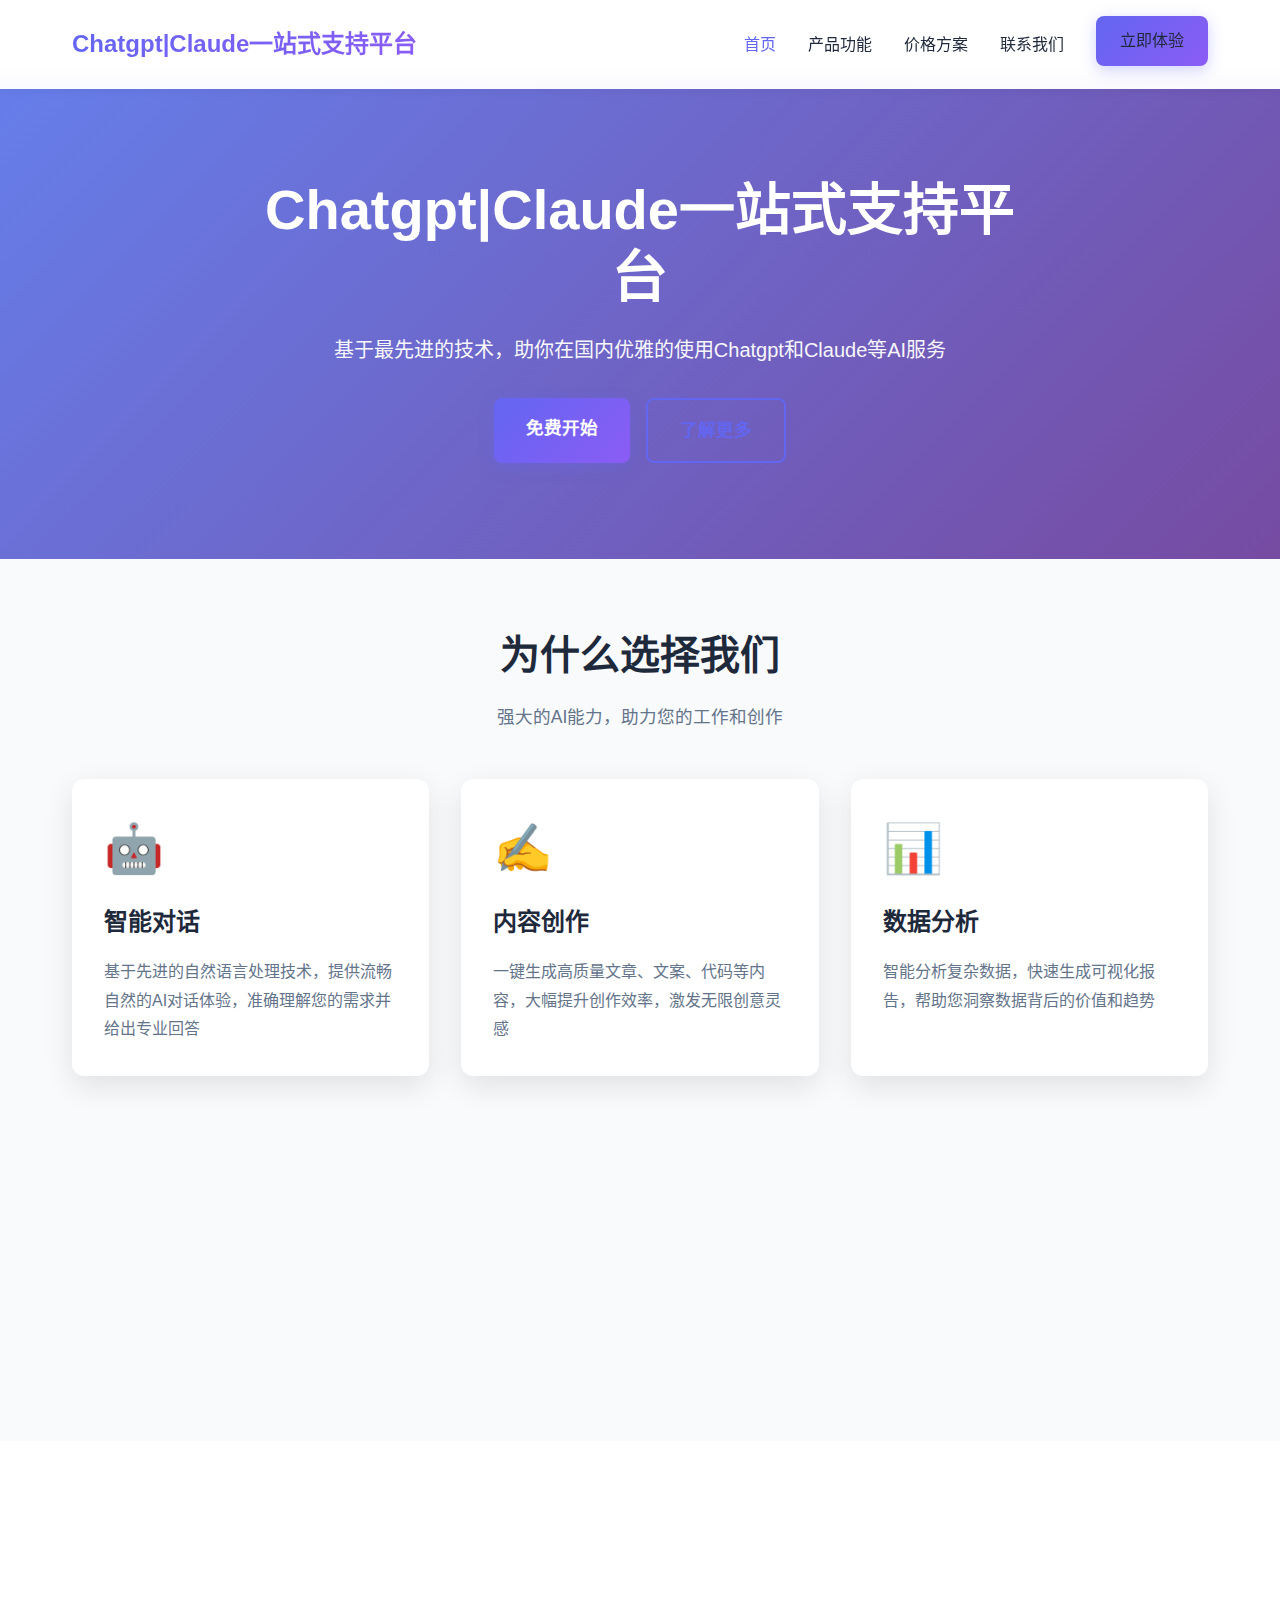
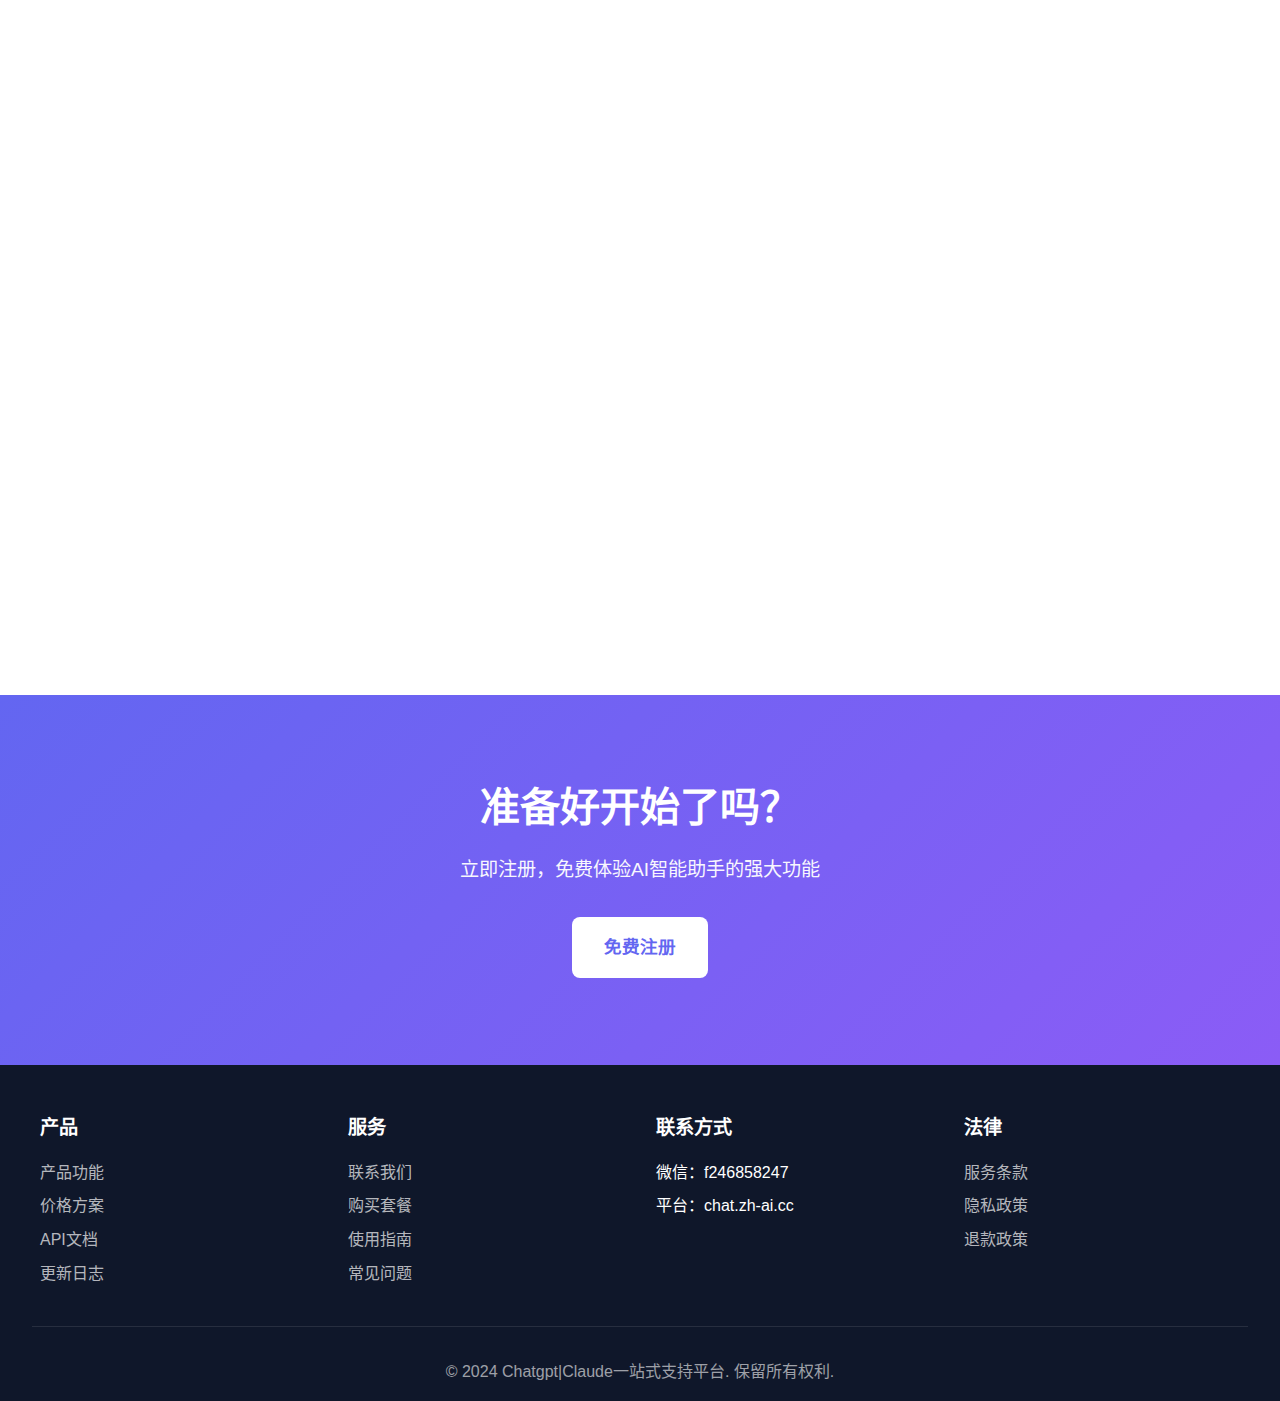
<file: index.html>
<!DOCTYPE html>
<html lang="zh-CN">
<head>
    <meta charset="UTF-8">
    <meta name="viewport" content="width=device-width, initial-scale=1.0">
    <meta name="description" content="Chatgpt|Claude一站式支持平台 - 提供先进的AI镜像服务，让您轻松使用AI技术，实现高效工作">
    <title>Chatgpt|Claude一站式支持平台</title>
    <link rel="stylesheet" href="styles.css">
</head>
<body>
    <!-- 导航栏 -->
    <nav class="navbar">
        <div class="nav-container">
            <div class="logo">Chatgpt|Claude一站式支持平台</div>
            <button class="mobile-menu-toggle" id="mobileMenuToggle">☰</button>
            <ul class="nav-links" id="navLinks">
                <li><a href="index.html" class="active">首页</a></li>
                <li><a href="product.html">产品功能</a></li>
                <li><a href="pricing.html">价格方案</a></li>
                <li><a href="about.html">联系我们</a></li>
                <li><a href="https://chat.zh-ai.cc" class="btn btn-primary">立即体验</a></li>
            </ul>
        </div>
    </nav>

    <!-- Hero Section -->
    <section class="hero">
        <div class="hero-content fade-in">
            <h1>Chatgpt|Claude一站式支持平台</h1>
            <p>基于最先进的技术，助你在国内优雅的使用Chatgpt和Claude等AI服务</p>
            <div class="hero-buttons">
                <a href="https://chat.zh-ai.cc" _target="blank" class="btn btn-primary btn-large">免费开始</a>
                <a href="product.html" class="btn btn-secondary btn-large">了解更多</a>
            </div>
        </div>
    </section>

    <!-- 核心特性 -->
    <section class="features">
        <div class="container">
            <h2 class="section-title scroll-reveal">为什么选择我们</h2>
            <p class="section-subtitle scroll-reveal">强大的AI能力，助力您的工作和创作</p>

            <div class="feature-grid">
                <div class="feature-card scroll-reveal">
                    <div class="feature-icon">🤖</div>
                    <h3>智能对话</h3>
                    <p>基于先进的自然语言处理技术，提供流畅自然的AI对话体验，准确理解您的需求并给出专业回答</p>
                </div>

                <div class="feature-card scroll-reveal">
                    <div class="feature-icon">✍️</div>
                    <h3>内容创作</h3>
                    <p>一键生成高质量文章、文案、代码等内容，大幅提升创作效率，激发无限创意灵感</p>
                </div>

                <div class="feature-card scroll-reveal">
                    <div class="feature-icon">📊</div>
                    <h3>数据分析</h3>
                    <p>智能分析复杂数据，快速生成可视化报告，帮助您洞察数据背后的价值和趋势</p>
                </div>

                <div class="feature-card scroll-reveal">
                    <div class="feature-icon">🌐</div>
                    <h3>多语言支持</h3>
                    <p>支持100+种语言的翻译和对话，轻松跨越语言障碍，实现全球化沟通</p>
                </div>

                <div class="feature-card scroll-reveal">
                    <div class="feature-icon">⚡</div>
                    <h3>极速响应</h3>
                    <p>毫秒级响应速度，强大的云端计算能力，确保您随时随地获得流畅的使用体验</p>
                </div>

                <div class="feature-card scroll-reveal">
                    <div class="feature-icon">🔒</div>
                    <h3>安全可靠</h3>
                    <p>企业级数据加密和隐私保护，严格遵守数据安全规范，让您使用无忧</p>
                </div>
            </div>
        </div>
    </section>

    <!-- 使用场景 -->
    <section class="container">
        <h2 class="section-title scroll-reveal">广泛的应用场景</h2>
        <p class="section-subtitle scroll-reveal">无论您是个人用户还是企业客户，我们都能满足您的需求</p>

        <div class="feature-grid">
            <div class="feature-card scroll-reveal">
                <div class="feature-icon">💼</div>
                <h3>商务办公</h3>
                <p>撰写邮件、报告、提案，智能安排日程，提升办公效率</p>
            </div>

            <div class="feature-card scroll-reveal">
                <div class="feature-icon">🎓</div>
                <h3>教育学习</h3>
                <p>智能答疑、知识总结、学习计划制定，让学习更轻松</p>
            </div>

            <div class="feature-card scroll-reveal">
                <div class="feature-icon">💻</div>
                <h3>编程开发</h3>
                <p>代码生成、调试辅助、技术文档编写，提升开发效率</p>
            </div>

            <div class="feature-card scroll-reveal">
                <div class="feature-icon">🎨</div>
                <h3>创意设计</h3>
                <p>文案创作、品牌命名、创意策划，激发无限灵感</p>
            </div>
        </div>
    </section>

    <!-- CTA Section -->
    <section class="cta">
        <h2>准备好开始了吗？</h2>
        <p>立即注册，免费体验AI智能助手的强大功能</p>
        <a href="https://chat.zh-ai.cc" _target="blank" class="btn btn-large" style="background-color: white; color: #6366f1;">免费注册</a>
    </section>

    <!-- Footer -->
    <footer class="footer">
        <div class="footer-content">
            <div class="footer-section">
                <h3>产品</h3>
                <ul>
                    <li><a href="product.html">产品功能</a></li>
                    <li><a href="pricing.html">价格方案</a></li>
                    <li><a href="#">API文档</a></li>
                    <li><a href="#">更新日志</a></li>
                </ul>
            </div>

            <div class="footer-section">
                <h3>服务</h3>
                <ul>
                    <li><a href="about.html">联系我们</a></li>
                    <li><a href="pricing.html">购买套餐</a></li>
                    <li><a href="#">使用指南</a></li>
                    <li><a href="#">常见问题</a></li>
                </ul>
            </div>

            <div class="footer-section">
                <h3>联系方式</h3>
                <ul>
                    <li>微信：f246858247</li>
                    <li>平台：chat.zh-ai.cc</li>
                </ul>
            </div>

            <div class="footer-section">
                <h3>法律</h3>
                <ul>
                    <li><a href="#">服务条款</a></li>
                    <li><a href="#">隐私政策</a></li>
                    <li><a href="#">退款政策</a></li>
                </ul>
            </div>
        </div>

        <div class="footer-bottom">
            <p>&copy; 2024 Chatgpt|Claude一站式支持平台. 保留所有权利.</p>
        </div>
    </footer>

    <script src="script.js"></script>
</body>
</html>
</file>
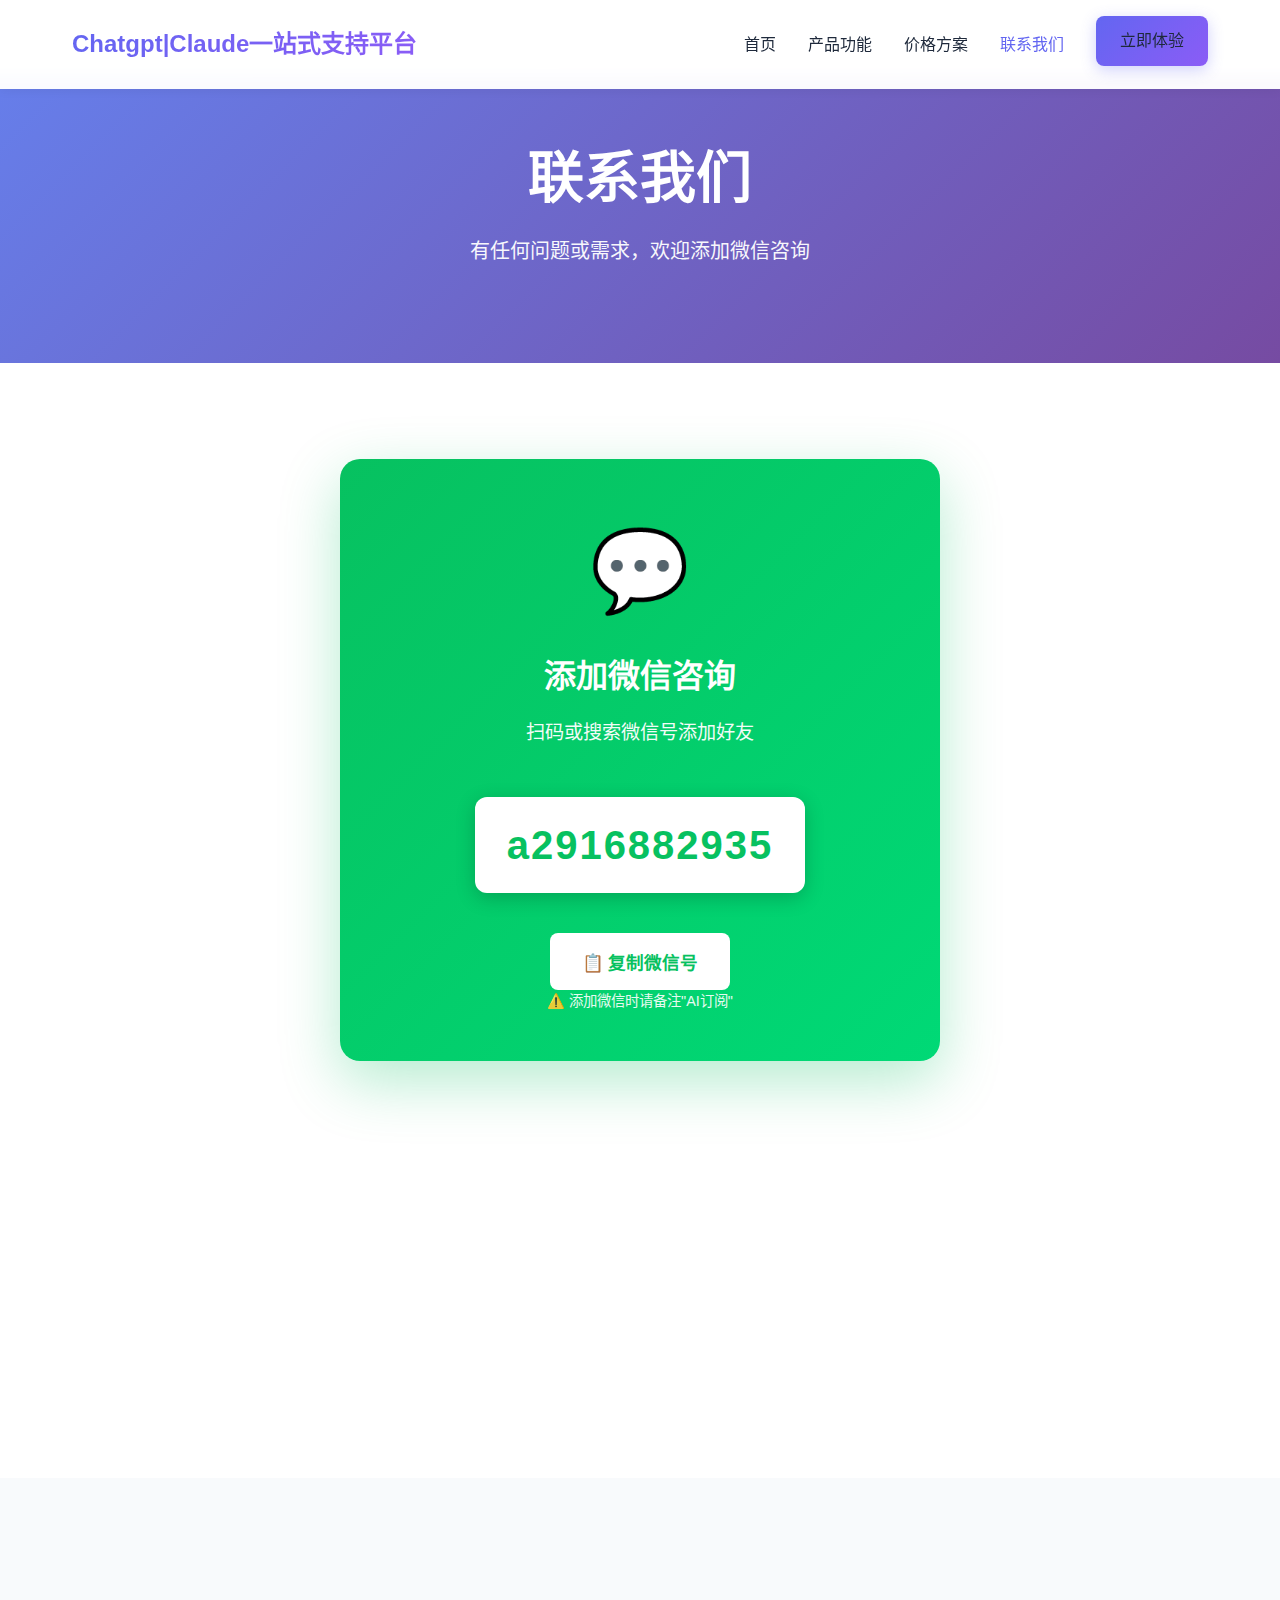
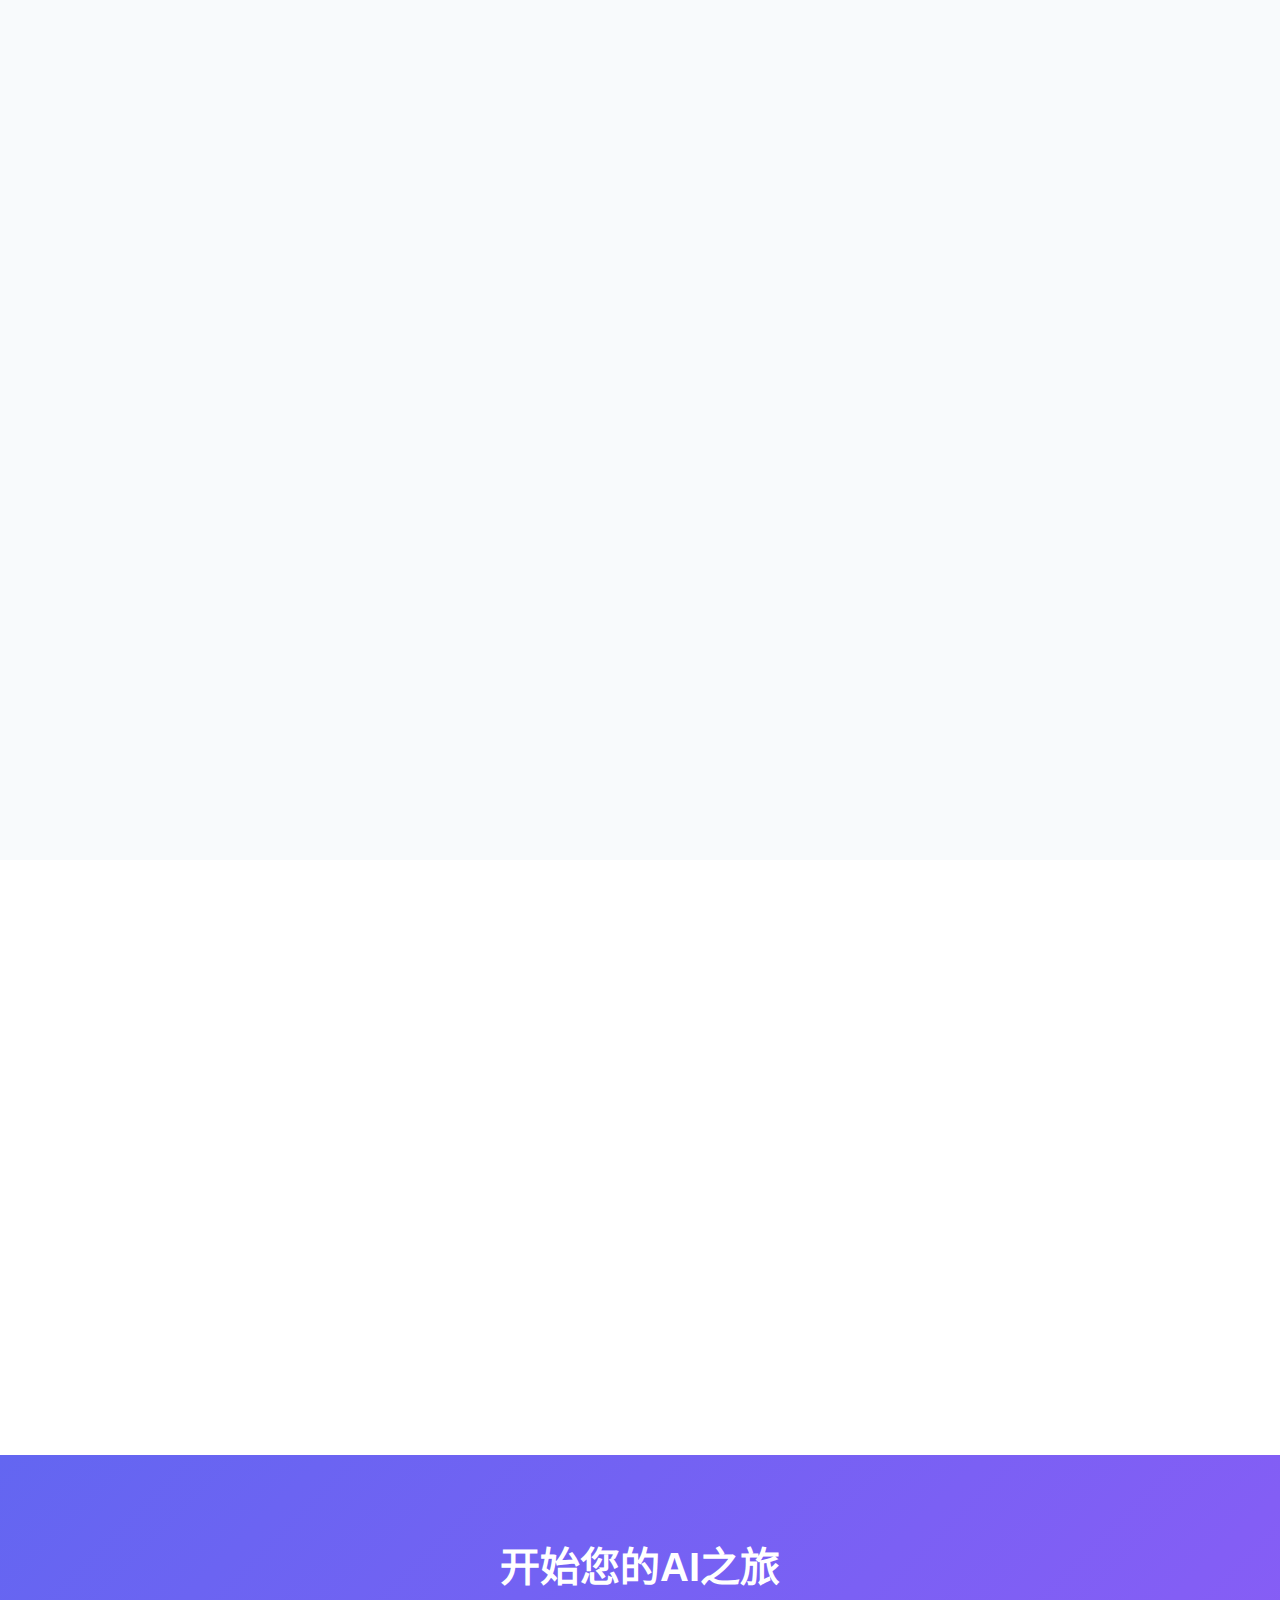
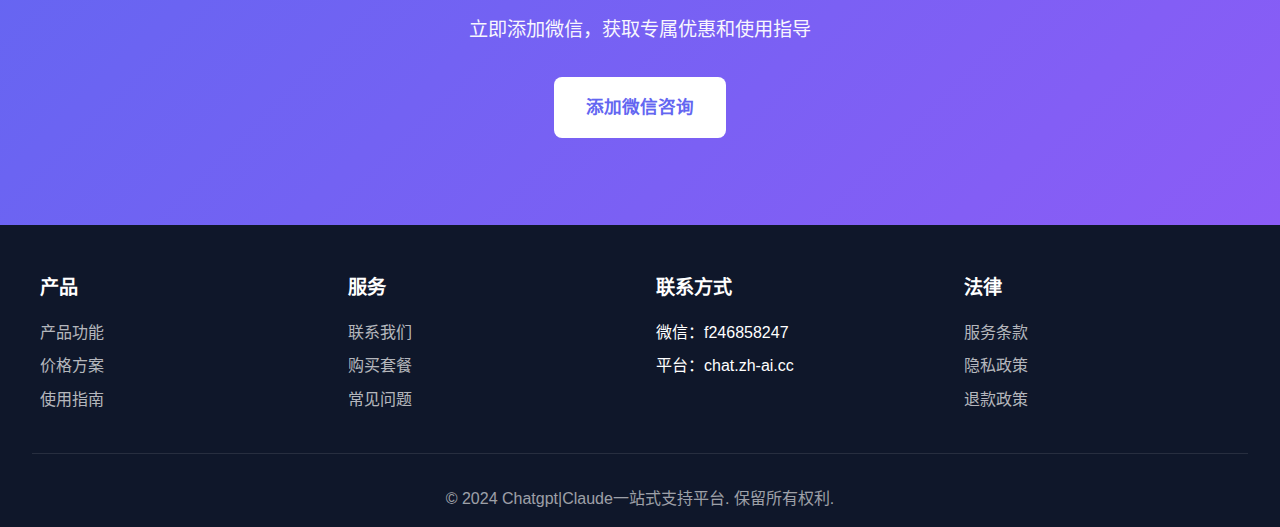
<file: about.html>
<!DOCTYPE html>
<html lang="zh-CN">
<head>
    <meta charset="UTF-8">
    <meta name="viewport" content="width=device-width, initial-scale=1.0">
    <meta name="description" content="联系我们获取GPT Plus和Claude Pro订阅服务，专业客服团队7x12小时在线支持，提供专属优惠">
    <meta name="keywords" content="联系我们,GPT客服,Claude客服,微信客服,AI订阅咨询,技术支持">
    <title>联系我们 | Chatgpt|Claude一站式支持平台</title>

    <!-- Canonical URL -->
    <link rel="canonical" href="https://aiserve.top/about.html">

    <!-- Open Graph / Facebook -->
    <meta property="og:type" content="website">
    <meta property="og:url" content="https://aiserve.top/about.html">
    <meta property="og:title" content="联系我们 | GPT101客服支持">
    <meta property="og:description" content="专业客服团队7x12小时在线支持，为您提供GPT Plus和Claude Pro订阅咨询与技术支持">
    <meta property="og:site_name" content="GPT101">
    <meta property="og:locale" content="zh_CN">

    <!-- Twitter Card -->
    <meta name="twitter:card" content="summary_large_image">
    <meta name="twitter:url" content="https://aiserve.top/about.html">
    <meta name="twitter:title" content="联系我们 | GPT101客服支持">
    <meta name="twitter:description" content="专业客服团队7x12小时在线支持，为您提供订阅咨询与技术支持">

    <link rel="stylesheet" href="styles.css">
    <style>
        .wechat-card {
            background: linear-gradient(135deg, #07c160 0%, #00d976 100%);
            color: white;
            padding: 3rem;
            border-radius: 20px;
            text-align: center;
            box-shadow: 0 20px 60px rgba(7, 193, 96, 0.3);
            margin: 2rem auto;
            max-width: 600px;
        }
        .wechat-icon {
            font-size: 5rem;
            margin-bottom: 1rem;
        }
        .wechat-id {
            font-size: 2.5rem;
            font-weight: 700;
            margin: 1.5rem 0;
            letter-spacing: 2px;
            background: white;
            color: #07c160;
            padding: 1rem 2rem;
            border-radius: 12px;
            display: inline-block;
            box-shadow: 0 5px 20px rgba(0, 0, 0, 0.2);
        }
        .copy-btn {
            background-color: white;
            color: #07c160;
            padding: 1rem 2rem;
            border: none;
            border-radius: 8px;
            font-size: 1.1rem;
            font-weight: 600;
            cursor: pointer;
            margin-top: 1rem;
            transition: all 0.3s ease;
        }
        .copy-btn:hover {
            transform: translateY(-2px);
            box-shadow: 0 5px 15px rgba(0, 0, 0, 0.2);
        }
        .contact-methods {
            display: grid;
            grid-template-columns: repeat(auto-fit, minmax(280px, 1fr));
            gap: 2rem;
            margin-top: 3rem;
        }
        .contact-card {
            background: white;
            padding: 2rem;
            border-radius: 12px;
            text-align: center;
            box-shadow: var(--shadow);
            transition: all 0.3s ease;
        }
        .contact-card:hover {
            transform: translateY(-5px);
            box-shadow: var(--shadow-lg);
        }
        .contact-icon {
            font-size: 3rem;
            margin-bottom: 1rem;
        }
        .qr-placeholder {
            width: 200px;
            height: 200px;
            background: linear-gradient(135deg, #f5f5f5 0%, #e0e0e0 100%);
            border-radius: 12px;
            margin: 2rem auto;
            display: flex;
            align-items: center;
            justify-content: center;
            font-size: 3rem;
            color: #999;
        }
    </style>
    <script>
var _hmt = _hmt || [];
(function() {
  var hm = document.createElement("script");
  hm.src = "https://hm.baidu.com/hm.js?ff6a23a7a0ce7282686825b139ed03e6";
  var s = document.getElementsByTagName("script")[0];
  s.parentNode.insertBefore(hm, s);
})();
</script>
</head>
<body>
    <!-- 导航栏 -->
    <nav class="navbar">
        <div class="nav-container">
            <div class="logo">Chatgpt|Claude一站式支持平台</div>
            <button class="mobile-menu-toggle" id="mobileMenuToggle">☰</button>
            <ul class="nav-links" id="navLinks">
                <li><a href="index.html">首页</a></li>
                <li><a href="product.html">产品功能</a></li>
                <li><a href="pricing.html">价格方案</a></li>
                <li><a href="about.html" class="active">联系我们</a></li>
                <li><a href="https://chat.zh-ai.cc" class="btn btn-primary">立即体验</a></li>
            </ul>
        </div>
    </nav>

    <!-- Hero Section -->
    <section class="hero" style="padding: 4rem 2rem;">
        <div class="hero-content fade-in">
            <h1>联系我们</h1>
            <p>有任何问题或需求，欢迎添加微信咨询</p>
        </div>
    </section>

    <!-- 微信联系卡片 -->
    <section class="container">
        <div class="wechat-card scroll-reveal">
            <div class="wechat-icon">💬</div>
            <h2 style="font-size: 2rem; margin-bottom: 1rem;">添加微信咨询</h2>
            <p style="font-size: 1.2rem; opacity: 0.95; margin-bottom: 1.5rem;">
                扫码或搜索微信号添加好友
            </p>

            <div class="wechat-id" id="wechatId">a2916882935</div>

            <button class="copy-btn" onclick="copyWechatId()">
                📋 复制微信号
            </button>

            <!-- <div class="qr-placeholder">
                <img src="" alt="">
            </div> -->
            <p style="font-size: 0.9rem; opacity: 0.9;">
                ⚠️ 添加微信时请备注"AI订阅"
            </p>
        </div>

        <!-- 服务时间和说明 -->
        <div class="contact-methods">
            <div class="contact-card scroll-reveal">
                <div class="contact-icon">⏰</div>
                <h3>服务时间</h3>
                <p style="color: var(--text-light); margin-top: 1rem;">
                    周一至周日<br>
                    上午 9:00 - 晚上 22:00<br>
                    <span style="font-size: 0.9rem; color: var(--text-light);">工作时间内快速响应</span>
                </p>
            </div>

            <div class="contact-card scroll-reveal">
                <div class="contact-icon">💡</div>
                <h3>咨询内容</h3>
                <p style="color: var(--text-light); margin-top: 1rem;">
                    • 套餐选择建议<br>
                    • 购买流程指导<br>
                    • 使用问题解答<br>
                    • 发票开具咨询
                </p>
            </div>

            <div class="contact-card scroll-reveal">
                <div class="contact-icon">🎁</div>
                <h3>专属优惠</h3>
                <p style="color: var(--text-light); margin-top: 1rem;">
                    添加微信后<br>
                    可获取最新优惠活动<br>
                    <span style="font-size: 0.9rem; color: var(--primary-color); font-weight: 600;">新用户专享折扣</span>
                </p>
            </div>
        </div>
    </section>

    <!-- 常见问题快速解答 -->
    <section class="features" style="padding: 4rem 0;">
        <div class="container">
            <h2 class="section-title scroll-reveal">快速解答</h2>
            <p class="section-subtitle scroll-reveal">常见问题可在这里找到答案</p>

            <div class="feature-grid">
                <div class="feature-card scroll-reveal">
                    <div class="feature-icon">❓</div>
                    <h3>购买后多久到账？</h3>
                    <p>支付成功后即时到账，立即可用。如有延迟请联系客服处理。</p>
                </div>

                <div class="feature-card scroll-reveal">
                    <div class="feature-icon">💳</div>
                    <h3>支持哪些支付方式？</h3>
                    <p>支持支付宝、微信支付等主流支付方式，安全便捷。</p>
                </div>

                <div class="feature-card scroll-reveal">
                    <div class="feature-icon">📄</div>
                    <h3>如何开具发票？</h3>
                    <p>季卡、年卡等标注"可开发票"的套餐支持开票，联系客服提供开票信息。</p>
                </div>

                <div class="feature-card scroll-reveal">
                    <div class="feature-icon">🔄</div>
                    <h3>可以退款吗？</h3>
                    <p>虚拟产品一经售出，暂不支持退款。建议先试用日卡体验后再购买长期套餐。</p>
                </div>

                <div class="feature-card scroll-reveal">
                    <div class="feature-icon">🆘</div>
                    <h3>使用遇到问题怎么办？</h3>
                    <p>添加客服微信，提供详细问题描述和截图，我们将第一时间为您解决。</p>
                </div>

                <div class="feature-card scroll-reveal">
                    <div class="feature-icon">⚡</div>
                    <h3>账号会被封禁吗？</h3>
                    <p>我们提供稳定的镜像服务，正常使用不会有任何问题，请放心使用。</p>
                </div>
            </div>
        </div>
    </section>

    <!-- 平台入口 -->
    <section class="container" style="margin-bottom: 4rem;">
        <div class="feature-card scroll-reveal" style="text-align: center; padding: 3rem; background: var(--gradient); color: white;">
            <h2 style="font-size: 2rem; margin-bottom: 1rem; color: white;">平台使用入口</h2>
            <p style="font-size: 1.2rem; opacity: 0.95; margin-bottom: 2rem;">
                访问我们的平台开始使用 GPT Plus 和 Claude Pro
            </p>
            <div style="background: white; color: var(--text-dark); padding: 1rem 2rem; border-radius: 12px; display: inline-block; margin-bottom: 1.5rem;">
                <strong style="font-size: 1.3rem;">https://chat.zh-ai.cc</strong>
            </div>
            <br>
            <a href="https://chat.zh-ai.cc" target="_blank" class="btn btn-large" style="background-color: white; color: #6366f1; margin-top: 1rem;">
                立即访问平台
            </a>
        </div>
    </section>

    <!-- CTA Section -->
    <section class="cta">
        <h2>开始您的AI之旅</h2>
        <p>立即添加微信，获取专属优惠和使用指导</p>
        <a href="#" onclick="scrollToTop(); return false;" class="btn btn-large" style="background-color: white; color: #6366f1;">添加微信咨询</a>
    </section>

    <!-- Footer -->
    <footer class="footer">
        <div class="footer-content">
            <div class="footer-section">
                <h3>产品</h3>
                <ul>
                    <li><a href="product.html">产品功能</a></li>
                    <li><a href="pricing.html">价格方案</a></li>
                    <li><a href="#">使用指南</a></li>
                </ul>
            </div>

            <div class="footer-section">
                <h3>服务</h3>
                <ul>
                    <li><a href="about.html">联系我们</a></li>
                    <li><a href="pricing.html">购买套餐</a></li>
                    <li><a href="#">常见问题</a></li>
                </ul>
            </div>

            <div class="footer-section">
                <h3>联系方式</h3>
                <ul>
                    <li>微信：f246858247</li>
                    <li>平台：chat.zh-ai.cc</li>
                </ul>
            </div>

            <div class="footer-section">
                <h3>法律</h3>
                <ul>
                    <li><a href="#">服务条款</a></li>
                    <li><a href="#">隐私政策</a></li>
                    <li><a href="#">退款政策</a></li>
                </ul>
            </div>
        </div>

        <div class="footer-bottom">
            <p>&copy; 2024 Chatgpt|Claude一站式支持平台. 保留所有权利.</p>
        </div>
    </footer>

    <script src="script.js"></script>
    <script>
        function copyWechatId() {
            const wechatId = 'f246858247';

            // 创建临时文本区域
            const textarea = document.createElement('textarea');
            textarea.value = wechatId;
            textarea.style.position = 'fixed';
            textarea.style.opacity = '0';
            document.body.appendChild(textarea);

            // 选择并复制
            textarea.select();
            try {
                document.execCommand('copy');
                alert('✅ 微信号已复制：' + wechatId + '\n\n请打开微信添加好友！');
            } catch (err) {
                alert('❌ 复制失败，请手动复制：' + wechatId);
            }

            document.body.removeChild(textarea);
        }

        function scrollToTop() {
            window.scrollTo({
                top: 0,
                behavior: 'smooth'
            });
        }
    </script>
</body>
</html>
</file>
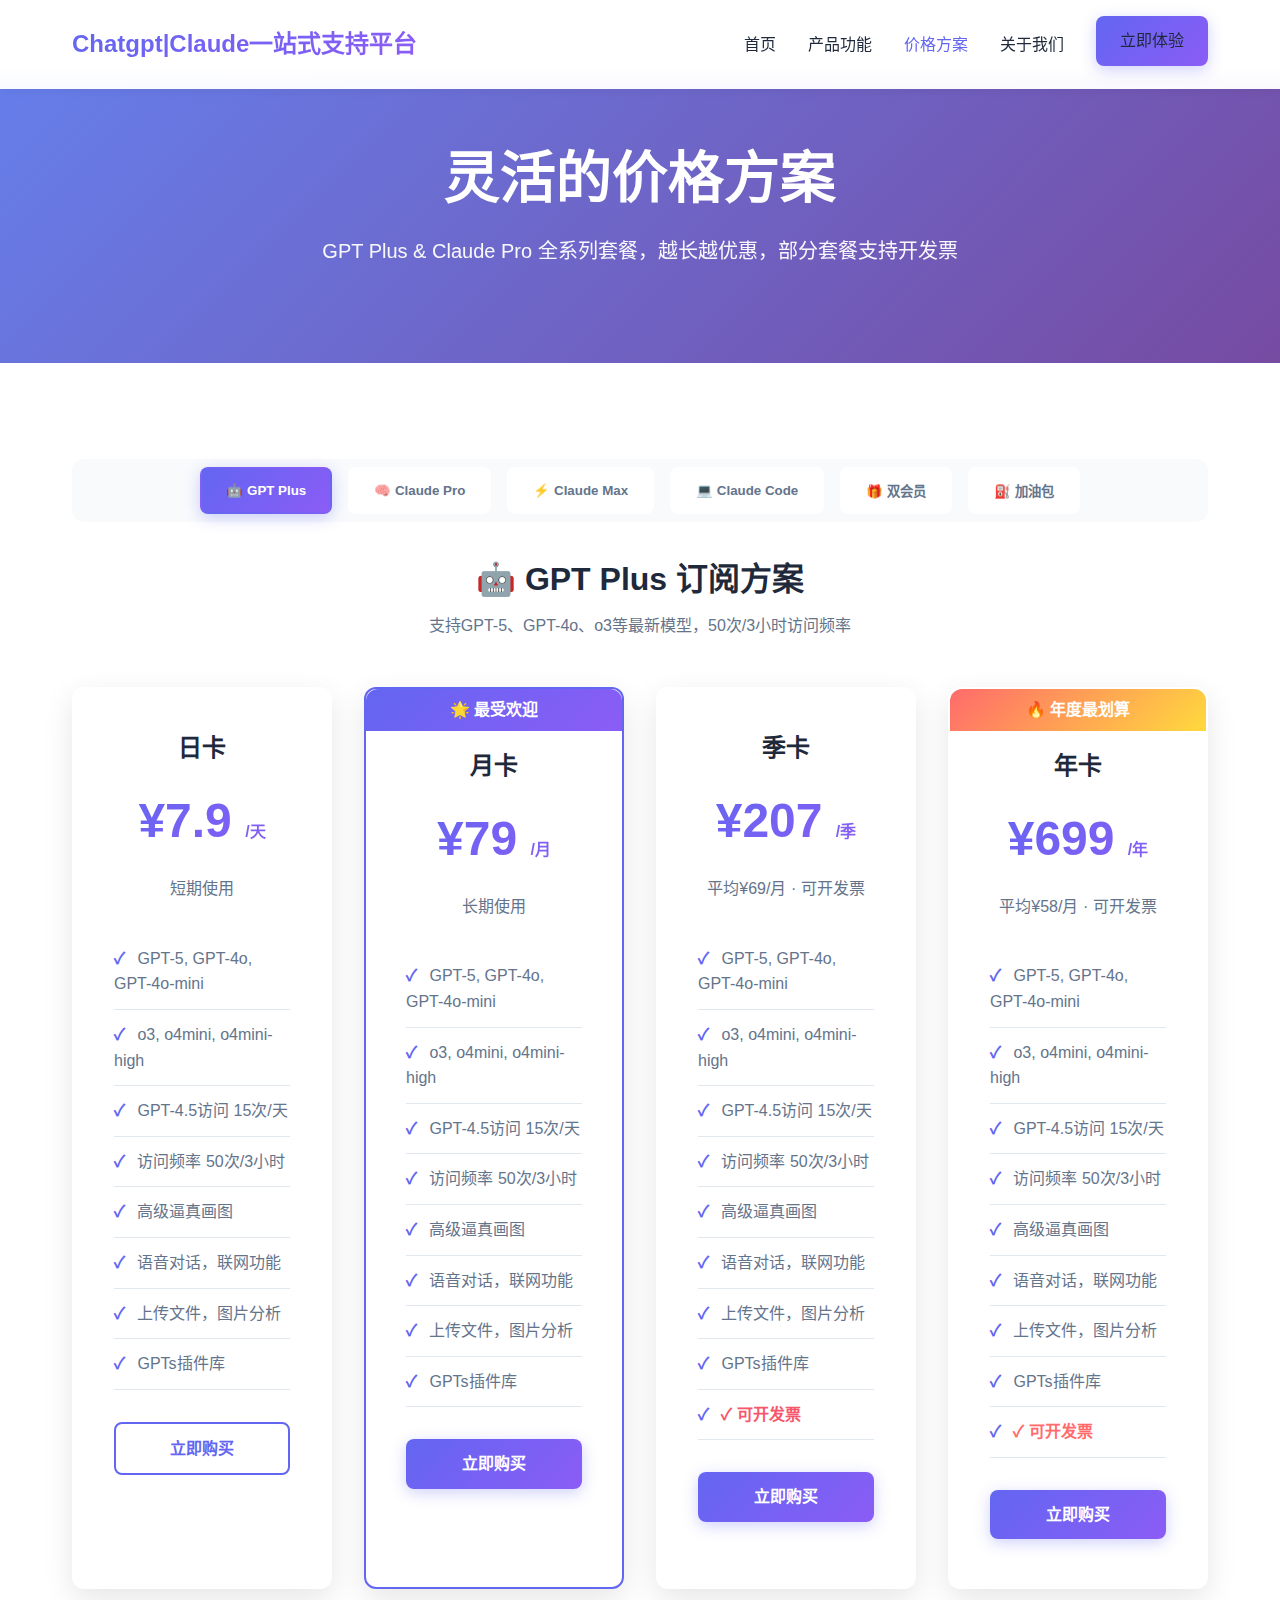
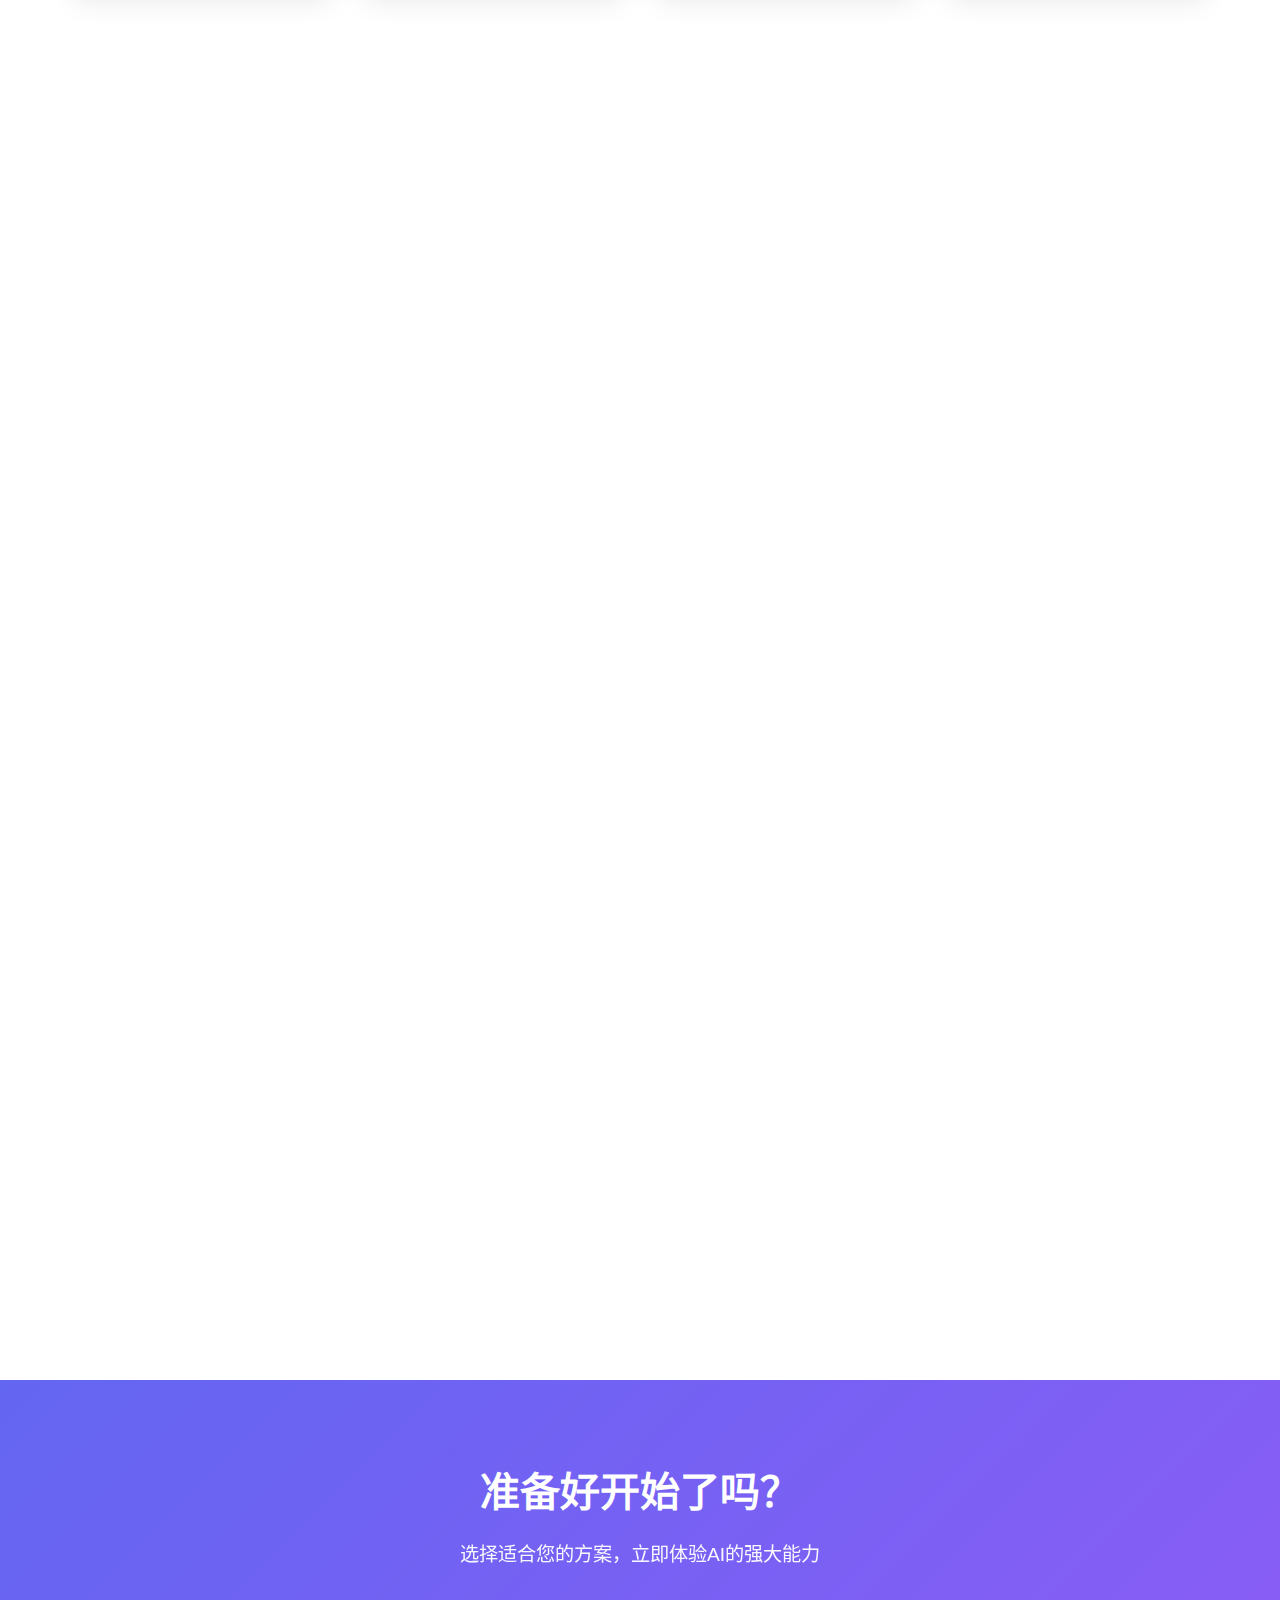
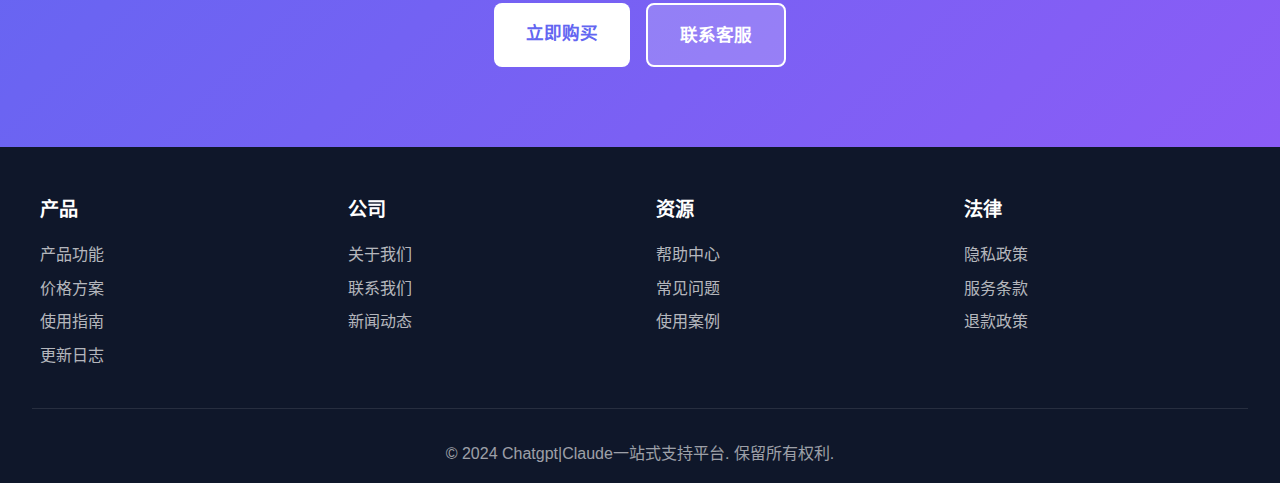
<file: pricing.html>
<!DOCTYPE html>
<html lang="zh-CN">
<head>
    <meta charset="UTF-8">
    <meta name="viewport" content="width=device-width, initial-scale=1.0">
    <meta name="description" content="GPT Plus & Claude Pro价格方案 - 灵活的订阅周期，满足不同需求">
    <title>价格方案 | Chatgpt|Claude一站式支持平台</title>
    <link rel="stylesheet" href="styles.css">
    <style>
        .product-category {
            margin-bottom: 4rem;
        }
        .category-header {
            text-align: center;
            margin-bottom: 2rem;
            padding: 2rem;
            background: var(--gradient);
            border-radius: 16px;
            color: white;
        }
        .category-header h2 {
            font-size: 2rem;
            margin-bottom: 0.5rem;
        }
        .category-header p {
            font-size: 1.1rem;
            opacity: 0.95;
        }
        .addon-card {
            background: linear-gradient(135deg, #ffeaa7 0%, #fdcb6e 100%);
            border: 3px dashed #f39c12;
        }

        /* 标签导航样式 */
        .pricing-tabs {
            display: flex;
            justify-content: center;
            flex-wrap: wrap;
            gap: 1rem;
            margin: 2rem 0;
            padding: 0.5rem;
            background: #f8fafc;
            border-radius: 12px;
        }

        .pricing-tab {
            padding: 0.75rem 1.5rem;
            border: 2px solid transparent;
            border-radius: 8px;
            background: white;
            cursor: pointer;
            font-weight: 600;
            color: #64748b;
            transition: all 0.3s ease;
        }

        .pricing-tab:hover {
            color: var(--primary-color);
            border-color: var(--primary-color);
        }

        .pricing-tab.active {
            background: var(--gradient);
            color: white;
            box-shadow: 0 4px 15px rgba(99, 102, 241, 0.3);
        }

        .pricing-content {
            display: none;
        }

        .pricing-content.active {
            display: block;
            animation: fadeIn 0.5s ease;
        }

        @keyframes fadeIn {
            from {
                opacity: 0;
                transform: translateY(20px);
            }
            to {
                opacity: 1;
                transform: translateY(0);
            }
        }

        @media (max-width: 768px) {
            .pricing-tabs {
                gap: 0.5rem;
            }
            .pricing-tab {
                padding: 0.5rem 1rem;
                font-size: 0.9rem;
            }
        }
    </style>
    <script>
var _hmt = _hmt || [];
(function() {
  var hm = document.createElement("script");
  hm.src = "https://hm.baidu.com/hm.js?ff6a23a7a0ce7282686825b139ed03e6";
  var s = document.getElementsByTagName("script")[0];
  s.parentNode.insertBefore(hm, s);
})();
</script>
</head>
<body>
    <!-- 导航栏 -->
    <nav class="navbar">
        <div class="nav-container">
            <div class="logo">Chatgpt|Claude一站式支持平台</div>
            <button class="mobile-menu-toggle" id="mobileMenuToggle">☰</button>
            <ul class="nav-links" id="navLinks">
                <li><a href="index.html">首页</a></li>
                <li><a href="product.html">产品功能</a></li>
                <li><a href="pricing.html" class="active">价格方案</a></li>
                <li><a href="about.html">关于我们</a></li>
                <li><a href="https://chat.zh-ai.cc" class="btn btn-primary">立即体验</a></li>
            </ul>
        </div>
    </nav>

    <!-- Hero Section -->
    <section class="hero" style="padding: 4rem 2rem;">
        <div class="hero-content fade-in">
            <h1>灵活的价格方案</h1>
            <p>GPT Plus & Claude Pro 全系列套餐，越长越优惠，部分套餐支持开发票</p>
        </div>
    </section>

    <div class="container">
        <!-- 标签导航 -->
        <div class="pricing-tabs">
            <button class="pricing-tab active" data-tab="gpt-plus">🤖 GPT Plus</button>
            <button class="pricing-tab" data-tab="claude-pro">🧠 Claude Pro</button>
            <button class="pricing-tab" data-tab="claude-max">⚡ Claude Max</button>
            <button class="pricing-tab" data-tab="claude-code">💻 Claude Code</button>
            <button class="pricing-tab" data-tab="dual">🎁 双会员</button>
            <button class="pricing-tab" data-tab="addon">⛽ 加油包</button>
        </div>

        <!-- GPT Plus内容 -->
        <div class="pricing-content active" id="gpt-plus">
            <div style="text-align: center; margin-bottom: 2rem;">
                <h2 style="font-size: 2rem; margin-bottom: 0.5rem;">🤖 GPT Plus 订阅方案</h2>
                <p style="color: var(--text-light);">支持GPT-5、GPT-4o、o3等最新模型，50次/3小时访问频率</p>
            </div>
            <div class="pricing-grid" style="grid-template-columns: repeat(auto-fit, minmax(260px, 1fr));">
                <!-- GPT Plus 日卡 -->
                <div class="pricing-card scroll-reveal">
                    <h3>日卡</h3>
                    <div class="price">
                        ¥7.9
                        <span class="price-period">/天</span>
                    </div>
                    <p style="color: var(--text-light); margin: 1rem 0;">短期使用</p>
                    <ul class="features-list">
                        <li>GPT-5, GPT-4o, GPT-4o-mini</li>
                        <li>o3, o4mini, o4mini-high</li>
                        <li>GPT-4.5访问 15次/天</li>
                        <li>访问频率 50次/3小时</li>
                        <li>高级逼真画图</li>
                        <li>语音对话，联网功能</li>
                        <li>上传文件，图片分析</li>
                        <li>GPTs插件库</li>
                    </ul>
                    <a href="https://chat.zh-ai.cc" target="_blank" class="btn btn-secondary" style="width: 100%; text-align: center;">立即购买</a>
                </div>

                <!-- GPT Plus 月卡 -->
                <div class="pricing-card featured scroll-reveal">
                    <div style="background: var(--gradient); color: white; padding: 0.5rem; margin: -2.5rem -2.5rem 1rem; border-radius: 12px 12px 0 0; font-weight: 600;">
                        🌟 最受欢迎
                    </div>
                    <h3>月卡</h3>
                    <div class="price">
                        ¥79
                        <span class="price-period">/月</span>
                    </div>
                    <p style="color: var(--text-light); margin: 1rem 0;">长期使用</p>
                    <ul class="features-list">
                        <li>GPT-5, GPT-4o, GPT-4o-mini</li>
                        <li>o3, o4mini, o4mini-high</li>
                        <li>GPT-4.5访问 15次/天</li>
                        <li>访问频率 50次/3小时</li>
                        <li>高级逼真画图</li>
                        <li>语音对话，联网功能</li>
                        <li>上传文件，图片分析</li>
                        <li>GPTs插件库</li>
                    </ul>
                    <a href="https://chat.zh-ai.cc" target="_blank" class="btn btn-primary" style="width: 100%; text-align: center;">立即购买</a>
                </div>

                <!-- GPT Plus 季卡 -->
                <div class="pricing-card scroll-reveal">
                    <h3>季卡</h3>
                    <div class="price">
                        ¥207
                        <span class="price-period">/季</span>
                    </div>
                    <p style="color: var(--text-light); margin: 1rem 0;">平均¥69/月 · 可开发票</p>
                    <ul class="features-list">
                        <li>GPT-5, GPT-4o, GPT-4o-mini</li>
                        <li>o3, o4mini, o4mini-high</li>
                        <li>GPT-4.5访问 15次/天</li>
                        <li>访问频率 50次/3小时</li>
                        <li>高级逼真画图</li>
                        <li>语音对话，联网功能</li>
                        <li>上传文件，图片分析</li>
                        <li>GPTs插件库</li>
                        <li style="color: #f5576c; font-weight: 600;">✓ 可开发票</li>
                    </ul>
                    <a href="https://chat.zh-ai.cc" target="_blank" class="btn btn-primary" style="width: 100%; text-align: center;">立即购买</a>
                </div>

                <!-- GPT Plus 年卡 -->
                <div class="pricing-card scroll-reveal">
                    <div style="background: linear-gradient(135deg, #ff6b6b 0%, #ffd93d 100%); color: white; padding: 0.5rem; margin: -2.5rem -2.5rem 1rem; border-radius: 12px 12px 0 0; font-weight: 600;">
                        🔥 年度最划算
                    </div>
                    <h3>年卡</h3>
                    <div class="price">
                        ¥699
                        <span class="price-period">/年</span>
                    </div>
                    <p style="color: var(--text-light); margin: 1rem 0;">平均¥58/月 · 可开发票</p>
                    <ul class="features-list">
                        <li>GPT-5, GPT-4o, GPT-4o-mini</li>
                        <li>o3, o4mini, o4mini-high</li>
                        <li>GPT-4.5访问 15次/天</li>
                        <li>访问频率 50次/3小时</li>
                        <li>高级逼真画图</li>
                        <li>语音对话，联网功能</li>
                        <li>上传文件，图片分析</li>
                        <li>GPTs插件库</li>
                        <li style="color: #ff6b6b; font-weight: 600;">✓ 可开发票</li>
                    </ul>
                    <a href="https://chat.zh-ai.cc" target="_blank" class="btn btn-primary" style="width: 100%; text-align: center;">立即购买</a>
                </div>
            </div>
        </div>

        <!-- Claude Pro内容 -->
        <div class="pricing-content" id="claude-pro">
            <div style="text-align: center; margin-bottom: 2rem;">
                <h2 style="font-size: 2rem; margin-bottom: 0.5rem;">🧠 Claude Pro 订阅方案</h2>
                <p style="color: var(--text-light);">支持Claude 4.5 Sonnet、Opus等模型，50次/5小时访问频率</p>
            </div>
            <div class="pricing-grid" style="grid-template-columns: repeat(auto-fit, minmax(260px, 1fr));">
                <!-- Claude Pro 日卡 -->
                <div class="pricing-card scroll-reveal">
                    <h3>日卡</h3>
                    <div class="price">
                        ¥9.9
                        <span class="price-period">/天</span>
                    </div>
                    <p style="color: var(--text-light); margin: 1rem 0;">短期使用</p>
                    <ul class="features-list">
                        <li>Claude 4.5 Sonnet模型</li>
                        <li>Opus模型，Haiku模型</li>
                        <li>访问频率 50次/5小时</li>
                        <li>Artifacts预览功能</li>
                        <li>项目创建功能</li>
                        <li>上传文件，图片分析</li>
                        <li>数据分析</li>
                    </ul>
                    <a href="https://chat.zh-ai.cc" target="_blank" class="btn btn-secondary" style="width: 100%; text-align: center;">立即购买</a>
                </div>

                <!-- Claude Pro 月卡 -->
                <div class="pricing-card featured scroll-reveal">
                    <div style="background: linear-gradient(135deg, #667eea 0%, #764ba2 100%); color: white; padding: 0.5rem; margin: -2.5rem -2.5rem 1rem; border-radius: 12px 12px 0 0; font-weight: 600;">
                        🌟 推荐
                    </div>
                    <h3>月卡</h3>
                    <div class="price">
                        ¥99
                        <span class="price-period">/月</span>
                    </div>
                    <p style="color: var(--text-light); margin: 1rem 0;">长期使用</p>
                    <ul class="features-list">
                        <li>Claude 4.5 Sonnet模型</li>
                        <li>Opus模型，Haiku模型</li>
                        <li>访问频率 50次/5小时</li>
                        <li>Artifacts预览功能</li>
                        <li>项目创建功能</li>
                        <li>上传文件，图片分析</li>
                        <li>数据分析</li>
                    </ul>
                    <a href="https://chat.zh-ai.cc" target="_blank" class="btn btn-primary" style="width: 100%; text-align: center;">立即购买</a>
                </div>

                <!-- Claude Pro 季卡 -->
                <div class="pricing-card scroll-reveal">
                    <h3>季卡</h3>
                    <div class="price">
                        ¥267
                        <span class="price-period">/季</span>
                    </div>
                    <p style="color: var(--text-light); margin: 1rem 0;">平均¥89/月 · 可开发票</p>
                    <ul class="features-list">
                        <li>Claude 4.5 Sonnet模型</li>
                        <li>Opus模型，Haiku模型</li>
                        <li>访问频率 50次/5小时</li>
                        <li>Artifacts预览功能</li>
                        <li>项目创建功能</li>
                        <li>上传文件，图片分析</li>
                        <li>数据分析</li>
                        <li style="color: #764ba2; font-weight: 600;">✓ 可开发票</li>
                    </ul>
                    <a href="https://chat.zh-ai.cc" target="_blank" class="btn btn-primary" style="width: 100%; text-align: center;">立即购买</a>
                </div>

                <!-- Claude Pro 年卡 -->
                <div class="pricing-card scroll-reveal">
                    <h3>年卡</h3>
                    <div class="price">
                        ¥899
                        <span class="price-period">/年</span>
                    </div>
                    <p style="color: var(--text-light); margin: 1rem 0;">平均¥75/月 · 可开发票</p>
                    <ul class="features-list">
                        <li>Claude 4.5 Sonnet模型</li>
                        <li>Opus模型，Haiku模型</li>
                        <li>访问频率 50次/5小时</li>
                        <li>Artifacts预览功能</li>
                        <li>项目创建功能</li>
                        <li>上传文件，图片分析</li>
                        <li>数据分析</li>
                        <li style="color: #764ba2; font-weight: 600;">✓ 可开发票</li>
                    </ul>
                    <a href="https://chat.zh-ai.cc" target="_blank" class="btn btn-primary" style="width: 100%; text-align: center;">立即购买</a>
                </div>
            </div>
        </div>

        <!-- Claude Max内容 -->
        <div class="pricing-content" id="claude-max">
            <div style="text-align: center; margin-bottom: 2rem;">
                <h2 style="font-size: 2rem; margin-bottom: 0.5rem;">⚡ Claude Max 订阅方案</h2>
                <p style="color: var(--text-light);">3倍Pro使用次数，支持深度搜索、思考模式，单次输出容量更大</p>
            </div>
            <div class="pricing-grid" style="grid-template-columns: repeat(auto-fit, minmax(260px, 1fr));">
                <!-- Claude Max 日卡 -->
                <div class="pricing-card scroll-reveal">
                    <h3>日卡</h3>
                    <div class="price">
                        ¥25
                        <span class="price-period">/天</span>
                    </div>
                    <p style="color: var(--text-light); margin: 1rem 0;">短期使用</p>
                    <ul class="features-list">
                        <li>Sonnet 4.5, Opus, Sonnet 3.7</li>
                        <li>3倍Pro使用频率</li>
                        <li>Research深度搜索</li>
                        <li>思考模式</li>
                        <li>单次输出容量更大</li>
                        <li>上传文件，图片分析</li>
                        <li>联网，项目创建</li>
                    </ul>
                    <a href="https://chat.zh-ai.cc" target="_blank" class="btn btn-secondary" style="width: 100%; text-align: center;">立即购买</a>
                </div>

                <!-- Claude Max 月卡 -->
                <div class="pricing-card featured scroll-reveal">
                    <div style="background: linear-gradient(135deg, #f093fb 0%, #f5576c 100%); color: white; padding: 0.5rem; margin: -2.5rem -2.5rem 1rem; border-radius: 12px 12px 0 0; font-weight: 600;">
                        ⚡ 旗舰版
                    </div>
                    <h3>月卡</h3>
                    <div class="price">
                        ¥259
                        <span class="price-period">/月</span>
                    </div>
                    <p style="color: var(--text-light); margin: 1rem 0;">长期使用 · 可开发票</p>
                    <ul class="features-list">
                        <li>Sonnet 4.5, Opus, Sonnet 3.7</li>
                        <li>3倍Pro使用频率</li>
                        <li>Research深度搜索</li>
                        <li>思考模式</li>
                        <li>单次输出容量更大</li>
                        <li>上传文件，图片分析</li>
                        <li>联网，项目创建</li>
                        <li style="color: #f5576c; font-weight: 600;">✓ 可开发票</li>
                    </ul>
                    <a href="https://chat.zh-ai.cc" target="_blank" class="btn btn-primary" style="width: 100%; text-align: center;">立即购买</a>
                </div>

                <!-- Claude Max 季卡 -->
                <div class="pricing-card scroll-reveal">
                    <h3>季卡</h3>
                    <div class="price">
                        ¥698
                        <span class="price-period">/季</span>
                    </div>
                    <p style="color: var(--text-light); margin: 1rem 0;">可开发票</p>
                    <ul class="features-list">
                        <li>Sonnet 4.5, Opus, Sonnet 3.7</li>
                        <li>3倍Pro使用频率</li>
                        <li>Research深度搜索</li>
                        <li>思考模式</li>
                        <li>单次输出容量更大</li>
                        <li>上传文件，图片分析</li>
                        <li>联网，项目创建</li>
                        <li style="color: #f5576c; font-weight: 600;">✓ 可开发票</li>
                    </ul>
                    <a href="https://chat.zh-ai.cc" target="_blank" class="btn btn-primary" style="width: 100%; text-align: center;">立即购买</a>
                </div>
            </div>
        </div>

        <!-- Claude Code内容 -->
        <div class="pricing-content" id="claude-code">
            <div style="text-align: center; margin-bottom: 2rem;">
                <h2 style="font-size: 2rem; margin-bottom: 0.5rem;">💻 Claude Code 订阅方案</h2>
                <p style="color: var(--text-light);">专业开发者的AI编程助手，支持智能代码生成、调试、重构等功能</p>
            </div>

            <!-- 闲鱼购买提示卡片
            <div style="background: linear-gradient(135deg, #667eea 0%, #764ba2 100%); color: white; padding: 2.5rem; border-radius: 16px; margin-bottom: 3rem; text-align: center; box-shadow: 0 10px 40px rgba(102, 126, 234, 0.3);">
                <div style="font-size: 3rem; margin-bottom: 1rem;">🛒</div>
                <h3 style="font-size: 1.8rem; margin-bottom: 1rem; color: white;">Claude Code 闲鱼专属购买</h3>
                <p style="font-size: 1.1rem; opacity: 0.95; margin-bottom: 1.5rem;">
                    为保证最优惠的价格和最灵活的购买方式，Claude Code 订阅服务请前往闲鱼平台购买
                </p>
                <div style="background: rgba(255,255,255,0.2); padding: 1.5rem; border-radius: 12px; margin-bottom: 1.5rem; backdrop-filter: blur(10px);">
                    <p style="font-size: 1rem; margin-bottom: 0.5rem; opacity: 0.9;">快速购买：</p>
                    <ol style="text-align: left; max-width: 500px; margin: 0 auto; padding-left: 1.5rem;">
                        <li style="margin: 0.5rem 0;">点击下方"复制购买链接"按钮</li>
                        <li style="margin: 0.5rem 0;">在浏览器、微信或淘宝中打开链接</li>
                        <li style="margin: 0.5rem 0;">选择适合您的订阅周期（月卡/季卡/年卡）</li>
                        <li style="margin: 0.5rem 0;">完成支付后联系客服获取激活码</li>
                    </ol>
                </div>
                <div style="display: flex; gap: 1rem; justify-content: center; flex-wrap: wrap;">
                    <button onclick="copyXianyuLink()" class="btn btn-large" style="background-color: #ff6b6b; color: white; border: none; font-weight: 600; padding: 1rem 2.5rem; border-radius: 8px; box-shadow: 0 4px 15px rgba(0,0,0,0.2); cursor: pointer;">
                        📋 复制购买链接
                    </button>
                    <a href="#xianyuContact" onclick="scrollToXianyu(); return false;" class="btn btn-large" style="background-color: white; color: #667eea; font-weight: 600; display: inline-block; padding: 1rem 2.5rem; text-decoration: none; border-radius: 8px; box-shadow: 0 4px 15px rgba(0,0,0,0.2);">
                        📱 查看其他方式
                    </a>
                </div>
            </div> -->

            <!-- 按量计费方案 -->
            <div style="background: linear-gradient(135deg, #4facfe 0%, #00f2fe 100%); color: white; padding: 2rem; border-radius: 16px; margin-bottom: 3rem; text-align: center;">
                <div style="font-size: 2.5rem; margin-bottom: 1rem;">💰</div>
                <h3 style="font-size: 1.5rem; margin-bottom: 1rem; color: white;">按量计费 - 灵活使用</h3>
                <p style="opacity: 0.95; margin-bottom: 1.5rem;">不限时长 · 0倍率 · 不掺假 · 用多少付多少</p>
                <div style="background: rgba(255,255,255,0.2); padding: 1.5rem; border-radius: 12px; backdrop-filter: blur(10px); max-width: 600px; margin: 0 auto;">
                    <div style="font-size: 2.5rem; font-weight: 700; margin-bottom: 0.5rem;">¥0.7</div>
                    <p style="font-size: 1.2rem; opacity: 0.95;">每 1 美元</p>
                    <div style="margin-top: 1rem; padding-top: 1rem; border-top: 1px solid rgba(255,255,255,0.3);">
                        <p style="font-size: 0.9rem; opacity: 0.9;">✓ 无时间限制，随用随充</p>
                        <p style="font-size: 0.9rem; opacity: 0.9;">✓ 真实计费，0倍率不掺假</p>
                        <p style="font-size: 0.9rem; opacity: 0.9;">✓ 适合使用频率不固定的用户</p>
                    </div>
                </div>
                <button onclick="scrollToXianyu()" class="btn btn-large" style="background-color: white; color: #00f2fe; border: none; font-weight: 600; margin-top: 1.5rem; padding: 1rem 2.5rem; border-radius: 8px; cursor: pointer;">
                    立即购买
                </button>

            </div>

            <!-- 包月套餐 -->
            <div style="text-align: center; margin-bottom: 2rem;">
                <h3 style="font-size: 1.5rem; margin-bottom: 0.5rem;">📅 包月套餐</h3>
                <p style="color: var(--text-light);">固定额度，性价比更高</p>
            </div>

            <div class="pricing-grid" style="grid-template-columns: repeat(auto-fit, minmax(260px, 1fr));">
                <!-- 试用月卡 -->
                <div class="pricing-card scroll-reveal">
                    <h3>试用月卡</h3>
                    <div class="price">
                        ¥270
                        <span class="price-period">/月</span>
                    </div>
                    <p style="color: var(--text-light); margin: 1rem 0;">日限额 30刀 · 闲鱼购买</p>
                    <ul class="features-list">
                        <li>每日使用额度：30美元</li>
                        <li>基于Claude 4.5 Sonnet模型</li>
                        <li>智能代码生成与补全</li>
                        <li>代码理解与解释</li>
                        <li>Bug诊断与修复建议</li>
                        <li>代码重构优化</li>
                        <li>技术文档自动生成</li>
                        <li>支持多种编程语言</li>
                        <li>VS Code集成使用</li>
                    </ul>
                    <a href="#xianyuContact" onclick="scrollToXianyu(); return false;" class="btn btn-secondary" style="width: 100%; text-align: center;">闲鱼购买</a>
                </div>

                <!-- 初级月卡 -->
                <div class="pricing-card featured scroll-reveal">
                    <div style="background: linear-gradient(135deg, #667eea 0%, #764ba2 100%); color: white; padding: 0.5rem; margin: -2.5rem -2.5rem 1rem; border-radius: 12px 12px 0 0; font-weight: 600;">
                        🌟 推荐
                    </div>
                    <h3>初级月卡</h3>
                    <div class="price">
                        ¥360
                        <span class="price-period">/月</span>
                    </div>
                    <p style="color: var(--text-light); margin: 1rem 0;">日限额 45刀 · 闲鱼购买</p>
                    <ul class="features-list">
                        <li>每日使用额度：45美元</li>
                        <li>基于Claude 4.5 Sonnet模型</li>
                        <li>智能代码生成与补全</li>
                        <li>代码理解与解释</li>
                        <li>Bug诊断与修复建议</li>
                        <li>代码重构优化</li>
                        <li>技术文档自动生成</li>
                        <li>支持多种编程语言</li>
                        <li>VS Code集成使用</li>
                        <li style="color: #667eea; font-weight: 600;">✓ 优先技术支持</li>
                    </ul>
                    <a href="#xianyuContact" onclick="scrollToXianyu(); return false;" class="btn btn-primary" style="width: 100%; text-align: center;">闲鱼购买</a>
                </div>

                <!-- 中级月卡 -->
                <div class="pricing-card scroll-reveal">
                    <div style="background: linear-gradient(135deg, #ff6b6b 0%, #ffd93d 100%); color: white; padding: 0.5rem; margin: -2.5rem -2.5rem 1rem; border-radius: 12px 12px 0 0; font-weight: 600;">
                        🔥 专业版
                    </div>
                    <h3>中级月卡</h3>
                    <div class="price">
                        ¥495
                        <span class="price-period">/月</span>
                    </div>
                    <p style="color: var(--text-light); margin: 1rem 0;">日限额 55刀 · 闲鱼购买</p>
                    <ul class="features-list">
                        <li>每日使用额度：55美元</li>
                        <li>基于Claude 4.5 Sonnet模型</li>
                        <li>智能代码生成与补全</li>
                        <li>代码理解与解释</li>
                        <li>Bug诊断与修复建议</li>
                        <li>代码重构优化</li>
                        <li>技术文档自动生成</li>
                        <li>支持多种编程语言</li>
                        <li>VS Code集成使用</li>
                        <li style="color: #ff6b6b; font-weight: 600;">✓ 优先技术支持</li>
                        <li style="color: #ff6b6b; font-weight: 600;">✓ 专属客服通道</li>
                    </ul>
                    <a href="#xianyuContact" onclick="scrollToXianyu(); return false;" class="btn btn-primary" style="width: 100%; text-align: center;">闲鱼购买</a>
                </div>
            </div>

            <!-- 闲鱼购买联系方式 -->
            <div id="xianyuContact" style="margin-top: 3rem; padding: 2.5rem; background: #f8fafc; border-radius: 16px; border: 2px solid #667eea;">
                <div style="text-align: center; margin-bottom: 2rem;">
                    <div style="font-size: 2.5rem; margin-bottom: 1rem;">📱</div>
                    <h3 style="font-size: 1.8rem; margin-bottom: 0.5rem; color: #667eea;">闲鱼购买方式</h3>
                    <p style="color: var(--text-light);">推荐：直接复制链接打开闲鱼购买</p>
                </div>

                <!-- 直接购买链接 - 置顶推荐 -->
                <div style="background: linear-gradient(135deg, #ff6b6b 0%, #ffd93d 100%); padding: 2.5rem; border-radius: 12px; margin-bottom: 2rem; text-align: center; box-shadow: 0 8px 30px rgba(255, 107, 107, 0.3);">
                    <div style="font-size: 2.5rem; margin-bottom: 1rem;">🎯</div>
                    <h4 style="font-size: 1.5rem; margin-bottom: 1rem; color: white;">一键直达闲鱼购买</h4>
                    <p style="color: white; opacity: 0.95; margin-bottom: 1.5rem;">复制下方链接，在浏览器或微信中打开即可直达商品页面</p>

                    <div style="background: white; padding: 1.5rem; border-radius: 8px; margin-bottom: 1rem;">
                        <p style="color: var(--text-dark); font-size: 0.9rem; margin-bottom: 0.5rem; font-weight: 500;">闲鱼口令：</p>
                        <div id="xianyuLink" style="background: #f8fafc; padding: 1rem; border-radius: 6px; border: 2px dashed #667eea; word-break: break-all; font-size: 0.95rem; color: var(--text-dark); line-height: 1.6;">
                            【闲鱼】https://m.tb.cn/h.SA1qHNu?tk=n5xhfKwxLtF CZ356 「我在闲鱼发布了【【包售后】claude code月卡套餐】」
                        </div>
                    </div>

                    <button onclick="copyXianyuLink()" class="btn btn-large" style="background-color: white; color: #ff6b6b; border: none; font-weight: 600; box-shadow: 0 4px 15px rgba(0,0,0,0.2); cursor: pointer; padding: 1rem 2.5rem; border-radius: 8px; font-size: 1.1rem;">
                        📋 复制链接
                    </button>

                    <p style="margin-top: 1rem; font-size: 0.9rem; color: white; opacity: 0.9;">
                        💡 复制后在浏览器、微信或手机淘宝中打开即可
                    </p>
                </div>

                <div style="display: grid; grid-template-columns: repeat(auto-fit, minmax(280px, 1fr)); gap: 2rem;">
                    <div style="background: white; padding: 2rem; border-radius: 12px; box-shadow: 0 4px 15px rgba(0,0,0,0.1); text-align: center;">
                        <div style="font-size: 2rem; margin-bottom: 1rem;">💬</div>
                        <h4 style="margin-bottom: 1rem; color: var(--text-dark);">微信咨询</h4>
                        <p style="color: var(--text-light); margin-bottom: 1rem;">添加客服微信获取专属优惠和购买指导</p>
                        <div style="background: #07c160; color: white; padding: 0.75rem 1.5rem; border-radius: 8px; font-weight: 600; display: inline-block;">
                            f246858247
                        </div>
                    </div>

                    <div style="background: white; padding: 2rem; border-radius: 12px; box-shadow: 0 4px 15px rgba(0,0,0,0.1); text-align: center;">
                        <div style="font-size: 2rem; margin-bottom: 1rem;">🔍</div>
                        <h4 style="margin-bottom: 1rem; color: var(--text-dark);">闲鱼搜索</h4>
                        <p style="color: var(--text-light); margin-bottom: 1rem;">打开闲鱼APP直接搜索</p>
                        <div style="background: linear-gradient(135deg, #667eea 0%, #764ba2 100%); color: white; padding: 0.75rem 1.5rem; border-radius: 8px; font-weight: 600; display: inline-block;">
                            "Claude Code订阅"
                        </div>
                    </div>

                    <div style="background: white; padding: 2rem; border-radius: 12px; box-shadow: 0 4px 15px rgba(0,0,0,0.1); text-align: center;">
                        <div style="font-size: 2rem; margin-bottom: 1rem;">🎁</div>
                        <h4 style="margin-bottom: 1rem; color: var(--text-dark);">专属优惠</h4>
                        <p style="color: var(--text-light); margin-bottom: 1rem;">通过客服购买可获取</p>
                        <div style="background: #ffd93d; color: #ff6b6b; padding: 0.75rem 1.5rem; border-radius: 8px; font-weight: 600; display: inline-block;">
                            额外优惠券
                        </div>
                    </div>
                </div>

                <div style="margin-top: 2rem; padding: 1.5rem; background: linear-gradient(135deg, #fff5e6 0%, #ffe4cc 100%); border-radius: 12px; border-left: 4px solid #ff9800;">
                    <p style="margin: 0; color: var(--text-dark); font-weight: 500;">
                        ⚠️ 温馨提示：购买前请添加客服微信确认商品和价格，避免遇到假冒店铺。所有Claude Code订阅均通过闲鱼平台担保交易，安全有保障！
                    </p>
                </div>
            </div>
        </div>

        <!-- 双会员套餐内容 -->
        <div class="pricing-content" id="dual">
            <div style="text-align: center; margin-bottom: 2rem;">
                <h2 style="font-size: 2rem; margin-bottom: 0.5rem;">🎁 Claude Pro & GPT Plus 双会员</h2>
                <p style="color: var(--text-light);">同时享受Claude Pro和GPT Plus两大平台，日期叠加生效</p>
            </div>
            <div class="pricing-grid" style="grid-template-columns: repeat(auto-fit, minmax(280px, 1fr));">
                <!-- 双会员 月卡 -->
                <div class="pricing-card scroll-reveal">
                    <h3>双会员 月卡</h3>
                    <div class="price">
                        ¥139
                        <span class="price-period">/月</span>
                    </div>
                    <p style="color: var(--text-light); margin: 1rem 0;">可开发票</p>
                    <ul class="features-list">
                        <li>Claude Pro专区完整权限</li>
                        <li>Claude 普号专区完整权限</li>
                        <li>GPT Plus专区完整权限</li>
                        <li>两个平台独立使用</li>
                        <li>日期叠加生效</li>
                        <li>不影响单个套餐</li>
                        <li style="color: #00f2fe; font-weight: 600;">✓ 可开发票</li>
                    </ul>
                    <a href="https://chat.zh-ai.cc" target="_blank" class="btn btn-primary" style="width: 100%; text-align: center;">立即购买</a>
                </div>

                <!-- 双会员 季卡 -->
                <div class="pricing-card featured scroll-reveal">
                    <div style="background: linear-gradient(135deg, #4facfe 0%, #00f2fe 100%); color: white; padding: 0.5rem; margin: -2.5rem -2.5rem 1rem; border-radius: 12px 12px 0 0; font-weight: 600;">
                        💎 超值组合
                    </div>
                    <h3>双会员 季卡</h3>
                    <div class="price">
                        ¥375
                        <span class="price-period">/季</span>
                    </div>
                    <p style="color: var(--text-light); margin: 1rem 0;">平均¥125/月 · 可开发票</p>
                    <ul class="features-list">
                        <li>Claude Pro专区完整权限</li>
                        <li>Claude 普号专区完整权限</li>
                        <li>GPT Plus专区完整权限</li>
                        <li>两个平台独立使用</li>
                        <li>日期叠加生效</li>
                        <li>不影响单个套餐</li>
                        <li style="color: #00f2fe; font-weight: 600;">✓ 可开发票</li>
                    </ul>
                    <a href="https://chat.zh-ai.cc" target="_blank" class="btn btn-primary" style="width: 100%; text-align: center;">立即购买</a>
                </div>

                <!-- 双会员 年卡 -->
                <div class="pricing-card scroll-reveal">
                    <div style="background: linear-gradient(135deg, #ff6b6b 0%, #ffd93d 100%); color: white; padding: 0.5rem; margin: -2.5rem -2.5rem 1rem; border-radius: 12px 12px 0 0; font-weight: 600;">
                        👑 年度王者
                    </div>
                    <h3>双会员 年卡</h3>
                    <div class="price">
                        ¥1299
                        <span class="price-period">/年</span>
                    </div>
                    <p style="color: var(--text-light); margin: 1rem 0;">平均¥109/月 · 可开发票</p>
                    <ul class="features-list">
                        <li>Claude Pro专区完整权限</li>
                        <li>Claude 普号专区完整权限</li>
                        <li>GPT Plus专区完整权限</li>
                        <li>两个平台独立使用</li>
                        <li>日期叠加生效</li>
                        <li>不影响单个套餐</li>
                        <li style="color: #ff6b6b; font-weight: 600;">✓ 可开发票</li>
                    </ul>
                    <a href="https://chat.zh-ai.cc" target="_blank" class="btn btn-primary" style="width: 100%; text-align: center;">立即购买</a>
                </div>
            </div>
        </div>

        <!-- 加油包内容 -->
        <div class="pricing-content" id="addon">
            <div style="text-align: center; margin-bottom: 2rem;">
                <h2 style="font-size: 2rem; margin-bottom: 0.5rem;">⛽ 加油包 - 次数重置</h2>
                <p style="color: var(--text-light);">达到频率限制时使用，立即重置访问次数</p>
            </div>
            <div class="pricing-grid" style="grid-template-columns: repeat(auto-fit, minmax(300px, 1fr)); max-width: 800px; margin: 0 auto;">
                <!-- Claude Pro 加油包 -->
                <div class="pricing-card addon-card scroll-reveal">
                    <h3>Pro 加油包</h3>
                    <div class="price">
                        ¥8.9
                        <span class="price-period">/次</span>
                    </div>
                    <p style="color: var(--text-dark); margin: 1rem 0; font-weight: 500;">次数重置</p>
                    <ul class="features-list">
                        <li>立即重置访问次数</li>
                        <li>达到频率限制时使用</li>
                        <li>提示"50次限制"可用</li>
                        <li>使用后次数清零重置</li>
                        <li style="color: #f39c12; font-weight: 600;">✓ 可开发票</li>
                    </ul>
                    <a href="https://chat.zh-ai.cc" target="_blank" class="btn btn-secondary" style="width: 100%; text-align: center; background-color: #f39c12; color: white; border: none;">购买加油包</a>
                </div>

                <!-- Claude Max 加油包 -->
                <div class="pricing-card addon-card scroll-reveal">
                    <h3>Max 加油包</h3>
                    <div class="price">
                        ¥22
                        <span class="price-period">/次</span>
                    </div>
                    <p style="color: var(--text-dark); margin: 1rem 0; font-weight: 500;">次数重置</p>
                    <ul class="features-list">
                        <li>立即重置访问次数</li>
                        <li>达到频率限制时使用</li>
                        <li>提示"总频率限制"可用</li>
                        <li>使用后次数清零重置</li>
                        <li style="color: #f39c12; font-weight: 600;">✓ 可开发票</li>
                    </ul>
                    <a href="https://chat.zh-ai.cc" target="_blank" class="btn btn-secondary" style="width: 100%; text-align: center; background-color: #f39c12; color: white; border: none;">购买加油包</a>
                </div>
            </div>
        </div>

    </div>
    <!-- FAQ -->
    <section class="container">
        <h2 class="section-title scroll-reveal">常见问题</h2>
        <p class="section-subtitle scroll-reveal">关于订阅的常见疑问</p>

        <div class="feature-grid" style="grid-template-columns: 1fr;">
            <div class="feature-card scroll-reveal">
                <h3>如何选择合适的套餐？</h3>
                <p>短期使用建议选择日卡；长期使用推荐月卡或年卡更划算。如果同时需要Claude和GPT，双会员套餐性价比最高。</p>
            </div>

            <div class="feature-card scroll-reveal">
                <h3>什么时候需要加油包？</h3>
                <p>当系统提示达到频率限制（如"50次/5小时限制"）时，可使用加油包立即重置次数，继续使用服务。</p>
            </div>

            <div class="feature-card scroll-reveal">
                <h3>哪些套餐可以开发票？</h3>
                <p>季卡、年卡、所有Claude Max套餐、双会员套餐以及加油包都支持开具发票。</p>
            </div>

            <div class="feature-card scroll-reveal">
                <h3>双会员如何生效？</h3>
                <p>购买双会员后，Claude Pro和GPT Plus两个专区同时开通，使用期限独立计算，互不影响。如果之前有单独订阅，新订阅日期会叠加。</p>
            </div>

            <div class="feature-card scroll-reveal">
                <h3>支持哪些支付方式？</h3>
                <p>支持支付宝、微信支付等多种支付方式，购买后即时到账开通。</p>
            </div>

            <div class="feature-card scroll-reveal">
                <h3>订阅到期后会怎样？</h3>
                <p>订阅到期后，相应服务将停止，但您的数据和历史记录会保留。续费后可继续使用。</p>
            </div>
        </div>
    </section>

    <!-- CTA Section -->
    <section class="cta">
        <h2>准备好开始了吗？</h2>
        <p>选择适合您的方案，立即体验AI的强大能力</p>
        <div style="display: flex; gap: 1rem; justify-content: center; flex-wrap: wrap; margin-top: 2rem;">
            <a href="https://chat.zh-ai.cc" target="_blank" class="btn btn-large" style="background-color: white; color: #6366f1;">立即购买</a>
            <a href="about.html" class="btn btn-large" style="background-color: rgba(255,255,255,0.2); color: white; border: 2px solid white;">联系客服</a>
        </div>
    </section>

    <!-- Footer -->
    <footer class="footer">
        <div class="footer-content">
            <div class="footer-section">
                <h3>产品</h3>
                <ul>
                    <li><a href="product.html">产品功能</a></li>
                    <li><a href="pricing.html">价格方案</a></li>
                    <li><a href="#">使用指南</a></li>
                    <li><a href="#">更新日志</a></li>
                </ul>
            </div>

            <div class="footer-section">
                <h3>公司</h3>
                <ul>
                    <li><a href="about.html">关于我们</a></li>
                    <li><a href="#">联系我们</a></li>
                    <li><a href="#">新闻动态</a></li>
                </ul>
            </div>

            <div class="footer-section">
                <h3>资源</h3>
                <ul>
                    <li><a href="#">帮助中心</a></li>
                    <li><a href="#">常见问题</a></li>
                    <li><a href="#">使用案例</a></li>
                </ul>
            </div>

            <div class="footer-section">
                <h3>法律</h3>
                <ul>
                    <li><a href="#">隐私政策</a></li>
                    <li><a href="#">服务条款</a></li>
                    <li><a href="#">退款政策</a></li>
                </ul>
            </div>
        </div>

        <div class="footer-bottom">
            <p>&copy; 2024 Chatgpt|Claude一站式支持平台. 保留所有权利.</p>
        </div>
    </footer>

    <script src="script.js"></script>
</body>
</html>
</file>
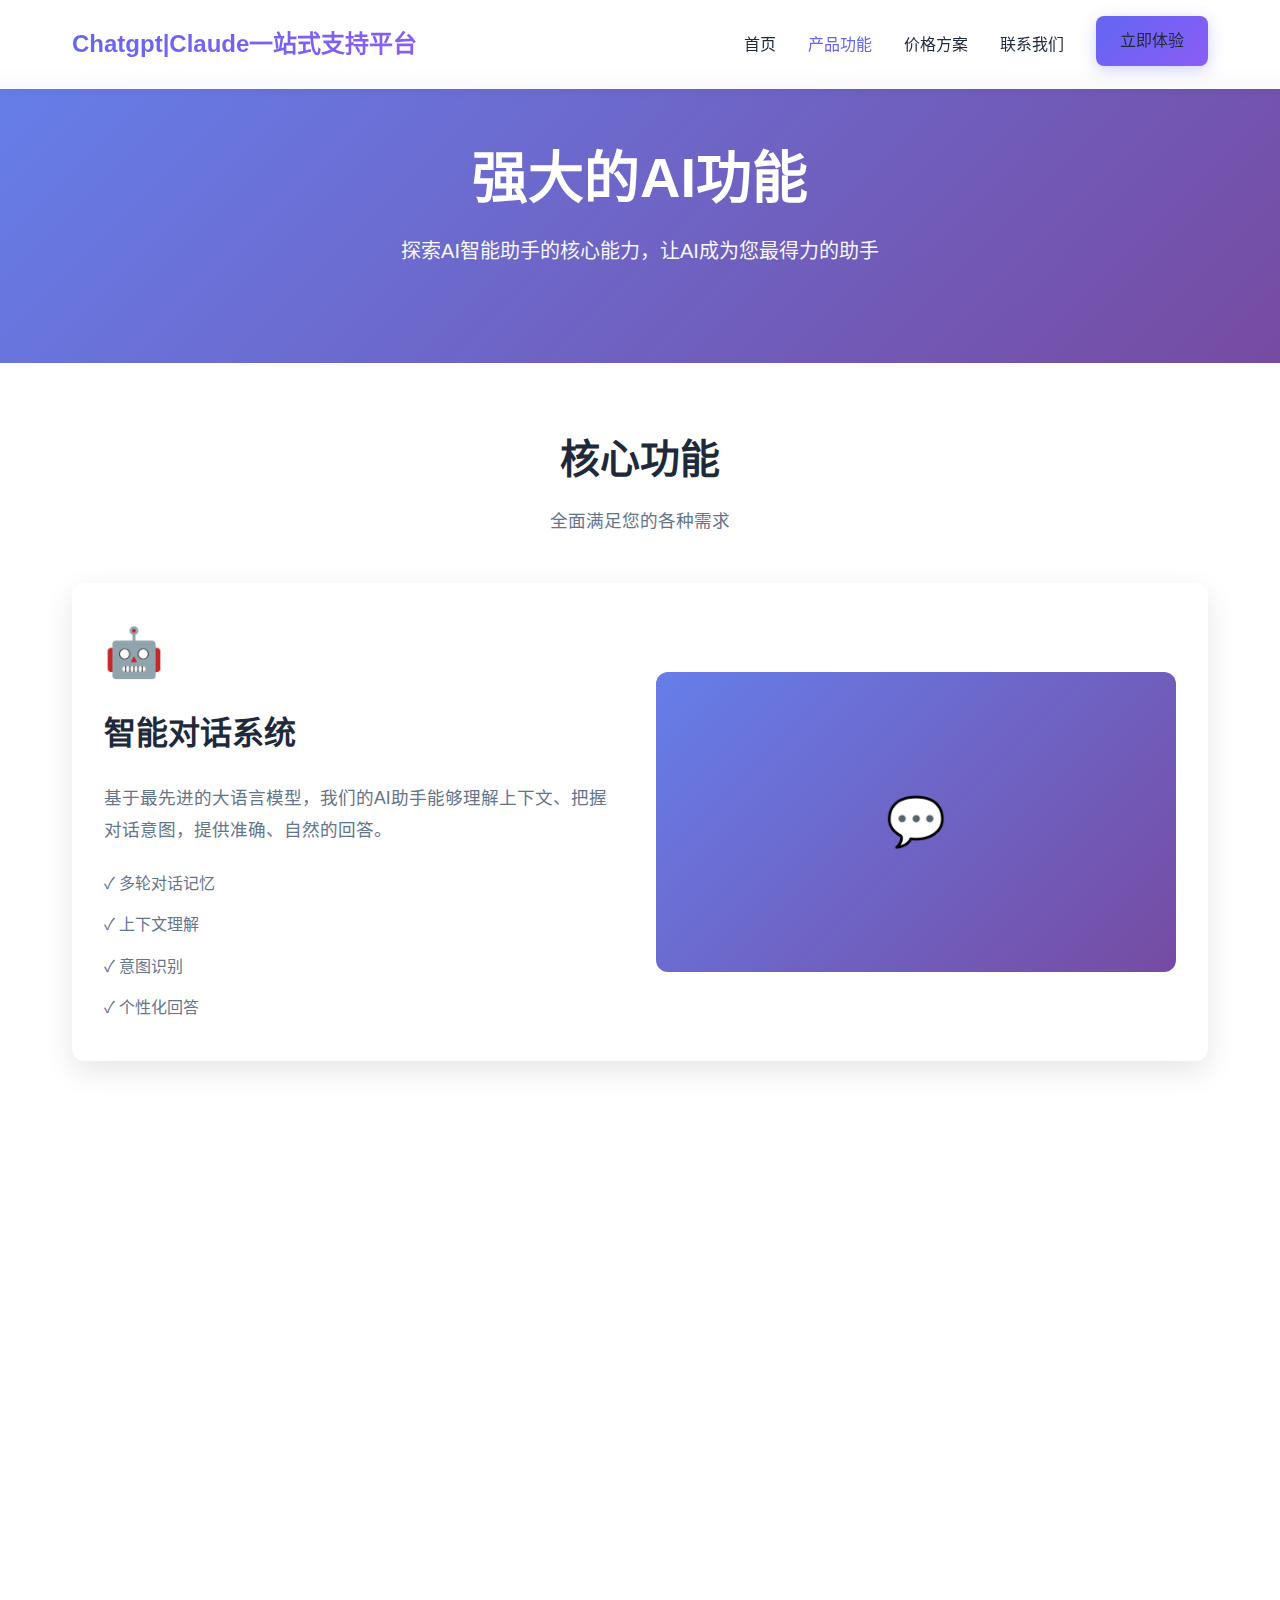
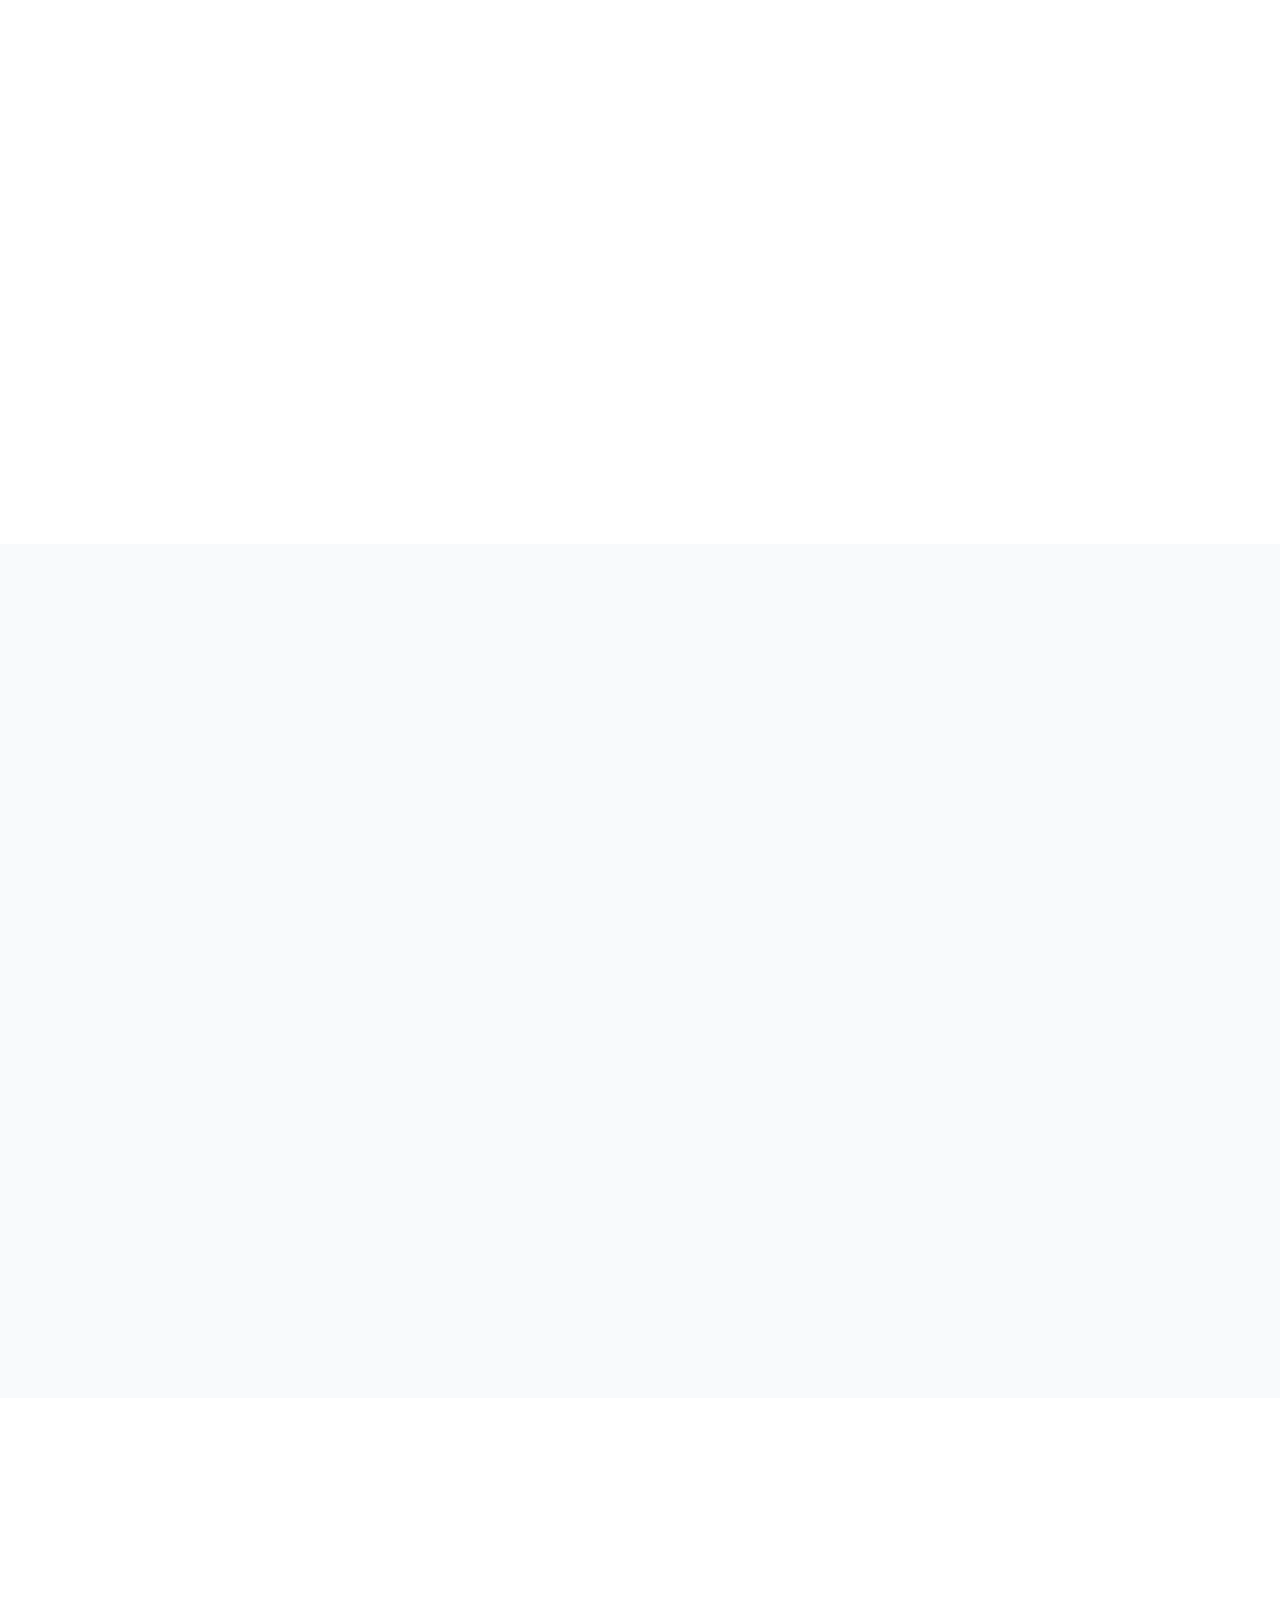
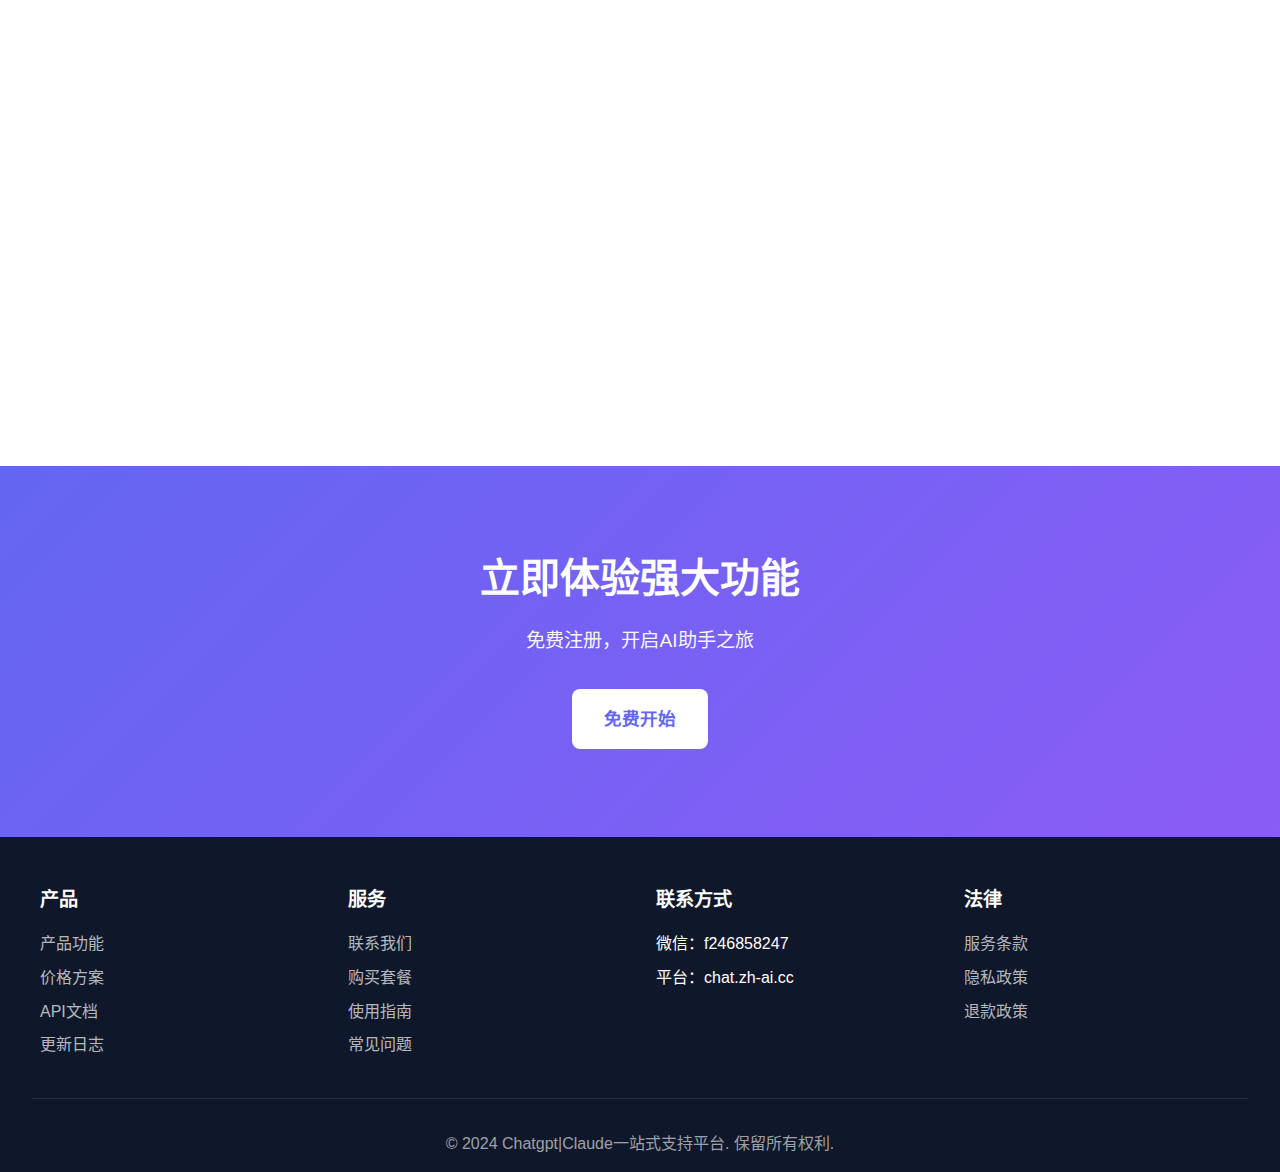
<file: product.html>
<!DOCTYPE html>
<html lang="zh-CN">
<head>
    <meta charset="UTF-8">
    <meta name="viewport" content="width=device-width, initial-scale=1.0">
    <meta name="description" content="GPT Plus和Claude Pro功能介绍 - 支持最新AI模型">
    <title>产品功能 | Chatgpt|Claude一站式支持平台</title>
    <link rel="stylesheet" href="styles.css">
</head>
<body>
    <!-- 导航栏 -->
    <nav class="navbar">
        <div class="nav-container">
            <div class="logo">Chatgpt|Claude一站式支持平台</div>
            <button class="mobile-menu-toggle" id="mobileMenuToggle">☰</button>
            <ul class="nav-links" id="navLinks">
                <li><a href="index.html">首页</a></li>
                <li><a href="product.html" class="active">产品功能</a></li>
                <li><a href="pricing.html">价格方案</a></li>
                <li><a href="about.html">联系我们</a></li>
                <li><a href="https://chat.zh-ai.cc" class="btn btn-primary">立即体验</a></li>
            </ul>
        </div>
    </nav>

    <!-- Hero Section -->
    <section class="hero" style="padding: 4rem 2rem;">
        <div class="hero-content fade-in">
            <h1>强大的AI功能</h1>
            <p>探索AI智能助手的核心能力，让AI成为您最得力的助手</p>
        </div>
    </section>

    <!-- 核心功能详细介绍 -->
    <section class="container">
        <h2 class="section-title scroll-reveal">核心功能</h2>
        <p class="section-subtitle scroll-reveal">全面满足您的各种需求</p>

        <!-- 智能对话 -->
        <div class="feature-grid">
            <div class="feature-card scroll-reveal" style="grid-column: 1 / -1;">
                <div style="display: grid; grid-template-columns: 1fr 1fr; gap: 2rem; align-items: center;">
                    <div>
                        <div class="feature-icon">🤖</div>
                        <h3 style="font-size: 2rem; margin-bottom: 1.5rem;">智能对话系统</h3>
                        <p style="font-size: 1.1rem; line-height: 1.8; margin-bottom: 1rem;">
                            基于最先进的大语言模型，我们的AI助手能够理解上下文、把握对话意图，提供准确、自然的回答。
                        </p>
                        <ul style="list-style: none; padding: 0;">
                            <li style="padding: 0.5rem 0; color: var(--text-light);">✓ 多轮对话记忆</li>
                            <li style="padding: 0.5rem 0; color: var(--text-light);">✓ 上下文理解</li>
                            <li style="padding: 0.5rem 0; color: var(--text-light);">✓ 意图识别</li>
                            <li style="padding: 0.5rem 0; color: var(--text-light);">✓ 个性化回答</li>
                        </ul>
                    </div>
                    <div style="background: linear-gradient(135deg, #667eea 0%, #764ba2 100%); height: 300px; border-radius: 12px; display: flex; align-items: center; justify-content: center; color: white; font-size: 3rem;">
                        💬
                    </div>
                </div>
            </div>

            <!-- 内容创作 -->
            <div class="feature-card scroll-reveal" style="grid-column: 1 / -1;">
                <div style="display: grid; grid-template-columns: 1fr 1fr; gap: 2rem; align-items: center;">
                    <div style="background: linear-gradient(135deg, #f093fb 0%, #f5576c 100%); height: 300px; border-radius: 12px; display: flex; align-items: center; justify-content: center; color: white; font-size: 3rem;">
                        ✍️
                    </div>
                    <div>
                        <div class="feature-icon">✍️</div>
                        <h3 style="font-size: 2rem; margin-bottom: 1.5rem;">AI内容创作</h3>
                        <p style="font-size: 1.1rem; line-height: 1.8; margin-bottom: 1rem;">
                            强大的内容生成能力，帮助您快速创作各类文本内容，从文章、文案到代码、邮件应有尽有。
                        </p>
                        <ul style="list-style: none; padding: 0;">
                            <li style="padding: 0.5rem 0; color: var(--text-light);">✓ 文章博客写作</li>
                            <li style="padding: 0.5rem 0; color: var(--text-light);">✓ 营销文案生成</li>
                            <li style="padding: 0.5rem 0; color: var(--text-light);">✓ 代码编写辅助</li>
                            <li style="padding: 0.5rem 0; color: var(--text-light);">✓ 邮件撰写</li>
                        </ul>
                    </div>
                </div>
            </div>

            <!-- 数据分析 -->
            <div class="feature-card scroll-reveal" style="grid-column: 1 / -1;">
                <div style="display: grid; grid-template-columns: 1fr 1fr; gap: 2rem; align-items: center;">
                    <div>
                        <div class="feature-icon">📊</div>
                        <h3 style="font-size: 2rem; margin-bottom: 1.5rem;">智能数据分析</h3>
                        <p style="font-size: 1.1rem; line-height: 1.8; margin-bottom: 1rem;">
                            上传数据，让AI帮您分析。自动识别数据模式、生成洞察报告、创建可视化图表。
                        </p>
                        <ul style="list-style: none; padding: 0;">
                            <li style="padding: 0.5rem 0; color: var(--text-light);">✓ 数据趋势分析</li>
                            <li style="padding: 0.5rem 0; color: var(--text-light);">✓ 智能预测</li>
                            <li style="padding: 0.5rem 0; color: var(--text-light);">✓ 报告自动生成</li>
                            <li style="padding: 0.5rem 0; color: var(--text-light);">✓ 可视化图表</li>
                        </ul>
                    </div>
                    <div style="background: linear-gradient(135deg, #4facfe 0%, #00f2fe 100%); height: 300px; border-radius: 12px; display: flex; align-items: center; justify-content: center; color: white; font-size: 3rem;">
                        📈
                    </div>
                </div>
            </div>
        </div>
    </section>

    <!-- 高级功能 -->
    <section class="features">
        <div class="container">
            <h2 class="section-title scroll-reveal">高级功能</h2>
            <p class="section-subtitle scroll-reveal">为专业用户提供更多可能</p>

            <div class="feature-grid">
                <div class="feature-card scroll-reveal">
                    <div class="feature-icon">🔌</div>
                    <h3>API集成</h3>
                    <p>提供完整的API接口，轻松集成到您的应用中，支持多种编程语言和框架</p>
                </div>

                <div class="feature-card scroll-reveal">
                    <div class="feature-icon">🎯</div>
                    <h3>自定义训练</h3>
                    <p>使用您的专业数据训练模型，让AI更懂您的业务领域和专业知识</p>
                </div>

                <div class="feature-card scroll-reveal">
                    <div class="feature-icon">👥</div>
                    <h3>团队协作</h3>
                    <p>支持团队共享、权限管理、对话历史同步，让团队协作更高效</p>
                </div>

                <div class="feature-card scroll-reveal">
                    <div class="feature-icon">📱</div>
                    <h3>多端同步</h3>
                    <p>支持Web、桌面端、移动端，数据实时同步，随时随地使用</p>
                </div>

                <div class="feature-card scroll-reveal">
                    <div class="feature-icon">🔄</div>
                    <h3>批量处理</h3>
                    <p>支持批量任务处理，一次性处理大量数据，大幅提升工作效率</p>
                </div>

                <div class="feature-card scroll-reveal">
                    <div class="feature-icon">📚</div>
                    <h3>知识库</h3>
                    <p>构建专属知识库，让AI基于您的文档和资料提供更准确的回答</p>
                </div>
            </div>
        </div>
    </section>

    <!-- 技术优势 -->
    <section class="container">
        <h2 class="section-title scroll-reveal">技术优势</h2>
        <p class="section-subtitle scroll-reveal">领先的AI技术，为您提供最佳体验</p>

        <div class="feature-grid">
            <div class="feature-card scroll-reveal">
                <h3>先进模型</h3>
                <p>采用最新的大语言模型技术，持续更新迭代，确保输出质量始终处于行业领先水平</p>
            </div>

            <div class="feature-card scroll-reveal">
                <h3>高并发处理</h3>
                <p>强大的云端基础设施，支持高并发请求，确保服务稳定可靠</p>
            </div>

            <div class="feature-card scroll-reveal">
                <h3>低延迟响应</h3>
                <p>优化的推理引擎，实现毫秒级响应，提供流畅的使用体验</p>
            </div>

            <div class="feature-card scroll-reveal">
                <h3>数据安全</h3>
                <p>企业级加密技术，严格的数据隔离和访问控制，保护您的隐私安全</p>
            </div>
        </div>
    </section>

    <!-- CTA Section -->
    <section class="cta">
        <h2>立即体验强大功能</h2>
        <p>免费注册，开启AI助手之旅</p>
        <a href="https://chat.zh-ai.cc" class="btn btn-large" style="background-color: white; color: #6366f1;">免费开始</a>
    </section>

    <!-- Footer -->
    <footer class="footer">
        <div class="footer-content">
            <div class="footer-section">
                <h3>产品</h3>
                <ul>
                    <li><a href="product.html">产品功能</a></li>
                    <li><a href="pricing.html">价格方案</a></li>
                    <li><a href="#">API文档</a></li>
                    <li><a href="#">更新日志</a></li>
                </ul>
            </div>

            <div class="footer-section">
                <h3>服务</h3>
                <ul>
                    <li><a href="about.html">联系我们</a></li>
                    <li><a href="pricing.html">购买套餐</a></li>
                    <li><a href="#">使用指南</a></li>
                    <li><a href="#">常见问题</a></li>
                </ul>
            </div>

            <div class="footer-section">
                <h3>联系方式</h3>
                <ul>
                    <li>微信：f246858247</li>
                    <li>平台：chat.zh-ai.cc</li>
                </ul>
            </div>

            <div class="footer-section">
                <h3>法律</h3>
                <ul>
                    <li><a href="#">服务条款</a></li>
                    <li><a href="#">隐私政策</a></li>
                    <li><a href="#">退款政策</a></li>
                </ul>
            </div>
        </div>

        <div class="footer-bottom">
            <p>&copy; 2024 Chatgpt|Claude一站式支持平台. 保留所有权利.</p>
        </div>
    </footer>

    <script src="script.js"></script>
</body>
</html>
</file>
<file: styles.css>
/* 全局样式 */
* {
    margin: 0;
    padding: 0;
    box-sizing: border-box;
}

:root {
    --primary-color: #6366f1;
    --secondary-color: #8b5cf6;
    --dark-bg: #0f172a;
    --light-bg: #f8fafc;
    --text-dark: #1e293b;
    --text-light: #64748b;
    --white: #ffffff;
    --gradient: linear-gradient(135deg, #6366f1 0%, #8b5cf6 100%);
    --shadow: 0 10px 30px rgba(0, 0, 0, 0.1);
    --shadow-lg: 0 20px 60px rgba(0, 0, 0, 0.15);
}

body {
    font-family: 'Segoe UI', Tahoma, Geneva, Verdana, sans-serif;
    line-height: 1.6;
    color: var(--text-dark);
    background-color: var(--white);
}

/* 导航栏 */
.navbar {
    position: fixed;
    top: 0;
    width: 100%;
    background-color: rgba(255, 255, 255, 0.95);
    backdrop-filter: blur(10px);
    box-shadow: 0 2px 10px rgba(0, 0, 0, 0.05);
    z-index: 1000;
    transition: all 0.3s ease;
}

.navbar.scrolled {
    box-shadow: var(--shadow);
}

.nav-container {
    max-width: 1200px;
    margin: 0 auto;
    padding: 1rem 2rem;
    display: flex;
    justify-content: space-between;
    align-items: center;
}

.logo {
    font-size: 1.5rem;
    font-weight: 700;
    background: var(--gradient);
    -webkit-background-clip: text;
    -webkit-text-fill-color: transparent;
    background-clip: text;
}

.nav-links {
    display: flex;
    list-style: none;
    gap: 2rem;
    align-items: center;
}

.nav-links a {
    text-decoration: none;
    color: var(--text-dark);
    font-weight: 500;
    transition: color 0.3s ease;
}

.nav-links a:hover {
    color: var(--primary-color);
}

.nav-links a.active {
    color: var(--primary-color);
}

.btn {
    padding: 0.75rem 1.5rem;
    border-radius: 8px;
    text-decoration: none;
    font-weight: 600;
    transition: all 0.3s ease;
    cursor: pointer;
    border: none;
    display: inline-block;
}

.btn-primary {
    background: var(--gradient);
    color: var(--white);
    box-shadow: 0 4px 15px rgba(99, 102, 241, 0.3);
}

.btn-primary:hover {
    transform: translateY(-2px);
    box-shadow: 0 6px 20px rgba(99, 102, 241, 0.4);
}

.btn-secondary {
    background-color: transparent;
    color: var(--primary-color);
    border: 2px solid var(--primary-color);
}

.btn-secondary:hover {
    background-color: var(--primary-color);
    color: var(--white);
}

/* Hero Section */
.hero {
    margin-top: 80px;
    padding: 6rem 2rem;
    background: linear-gradient(135deg, #667eea 0%, #764ba2 100%);
    color: var(--white);
    text-align: center;
}

.hero-content {
    max-width: 800px;
    margin: 0 auto;
}

.hero h1 {
    font-size: 3.5rem;
    font-weight: 800;
    margin-bottom: 1.5rem;
    line-height: 1.2;
}

.hero p {
    font-size: 1.25rem;
    margin-bottom: 2rem;
    opacity: 0.95;
}

.hero-buttons {
    display: flex;
    gap: 1rem;
    justify-content: center;
    flex-wrap: wrap;
}

.btn-large {
    padding: 1rem 2rem;
    font-size: 1.1rem;
}

/* Container */
.container {
    max-width: 1200px;
    margin: 0 auto;
    padding: 4rem 2rem;
}

/* 特性卡片 */
.features {
    background-color: var(--light-bg);
}

.section-title {
    text-align: center;
    font-size: 2.5rem;
    font-weight: 700;
    margin-bottom: 1rem;
    color: var(--text-dark);
}

.section-subtitle {
    text-align: center;
    font-size: 1.1rem;
    color: var(--text-light);
    margin-bottom: 3rem;
}

.feature-grid {
    display: grid;
    grid-template-columns: repeat(auto-fit, minmax(300px, 1fr));
    gap: 2rem;
    margin-top: 3rem;
}

.feature-card {
    background: var(--white);
    padding: 2rem;
    border-radius: 12px;
    box-shadow: var(--shadow);
    transition: all 0.3s ease;
}

.feature-card:hover {
    transform: translateY(-5px);
    box-shadow: var(--shadow-lg);
}

.feature-icon {
    font-size: 3rem;
    margin-bottom: 1rem;
}

.feature-card h3 {
    font-size: 1.5rem;
    margin-bottom: 1rem;
    color: var(--text-dark);
}

.feature-card p {
    color: var(--text-light);
    line-height: 1.8;
}

/* 价格卡片 */
.pricing-grid {
    display: grid;
    grid-template-columns: repeat(auto-fit, minmax(280px, 1fr));
    gap: 2rem;
    margin-top: 3rem;
}

.pricing-card {
    background: var(--white);
    border-radius: 12px;
    padding: 2.5rem;
    box-shadow: var(--shadow);
    transition: all 0.3s ease;
    text-align: center;
    border: 2px solid transparent;
}

.pricing-card:hover {
    transform: translateY(-5px);
    box-shadow: var(--shadow-lg);
}

.pricing-card.featured {
    border-color: var(--primary-color);
    transform: scale(1.05);
}

.pricing-card h3 {
    font-size: 1.5rem;
    margin-bottom: 1rem;
    color: var(--text-dark);
}

.price {
    font-size: 3rem;
    font-weight: 700;
    background: var(--gradient);
    -webkit-background-clip: text;
    -webkit-text-fill-color: transparent;
    background-clip: text;
    margin: 1rem 0;
}

.price-period {
    font-size: 1rem;
    color: var(--text-light);
}

.features-list {
    list-style: none;
    margin: 2rem 0;
    text-align: left;
}

.features-list li {
    padding: 0.75rem 0;
    color: var(--text-light);
    border-bottom: 1px solid #e2e8f0;
}

.features-list li:before {
    content: "✓ ";
    color: var(--primary-color);
    font-weight: bold;
    margin-right: 0.5rem;
}

/* CTA Section */
.cta {
    background: var(--gradient);
    color: var(--white);
    text-align: center;
    padding: 5rem 2rem;
}

.cta h2 {
    font-size: 2.5rem;
    margin-bottom: 1rem;
}

.cta p {
    font-size: 1.2rem;
    margin-bottom: 2rem;
    opacity: 0.95;
}

/* Footer */
.footer {
    background-color: var(--dark-bg);
    color: var(--white);
    padding: 3rem 2rem 1rem;
}

.footer-content {
    max-width: 1200px;
    margin: 0 auto;
    display: grid;
    grid-template-columns: repeat(auto-fit, minmax(250px, 1fr));
    gap: 2rem;
    margin-bottom: 2rem;
}

.footer-section h3 {
    margin-bottom: 1rem;
    font-size: 1.2rem;
}

.footer-section ul {
    list-style: none;
}

.footer-section ul li {
    margin-bottom: 0.5rem;
}

.footer-section a {
    color: rgba(255, 255, 255, 0.7);
    text-decoration: none;
    transition: color 0.3s ease;
}

.footer-section a:hover {
    color: var(--white);
}

.footer-bottom {
    text-align: center;
    padding-top: 2rem;
    border-top: 1px solid rgba(255, 255, 255, 0.1);
    color: rgba(255, 255, 255, 0.6);
}

/* 联系表单 */
.contact-form {
    max-width: 600px;
    margin: 0 auto;
    background: var(--white);
    padding: 2rem;
    border-radius: 12px;
    box-shadow: var(--shadow);
}

.form-group {
    margin-bottom: 1.5rem;
}

.form-group label {
    display: block;
    margin-bottom: 0.5rem;
    font-weight: 600;
    color: var(--text-dark);
}

.form-group input,
.form-group textarea {
    width: 100%;
    padding: 0.75rem;
    border: 2px solid #e2e8f0;
    border-radius: 8px;
    font-size: 1rem;
    transition: border-color 0.3s ease;
}

.form-group input:focus,
.form-group textarea:focus {
    outline: none;
    border-color: var(--primary-color);
}

.form-group textarea {
    resize: vertical;
    min-height: 150px;
}

/* 响应式设计 */
.mobile-menu-toggle {
    display: none;
    font-size: 1.5rem;
    background: none;
    border: none;
    cursor: pointer;
    color: var(--text-dark);
}

@media (max-width: 768px) {
    .mobile-menu-toggle {
        display: block;
    }

    .nav-links {
        display: none;
        position: absolute;
        top: 100%;
        left: 0;
        width: 100%;
        background-color: var(--white);
        flex-direction: column;
        padding: 1rem;
        box-shadow: var(--shadow);
    }

    .nav-links.active {
        display: flex;
    }

    .hero h1 {
        font-size: 2.5rem;
    }

    .hero p {
        font-size: 1.1rem;
    }

    .section-title {
        font-size: 2rem;
    }

    .feature-grid,
    .pricing-grid {
        grid-template-columns: 1fr;
    }

    .pricing-card.featured {
        transform: scale(1);
    }
}

/* 动画效果 */
@keyframes fadeIn {
    from {
        opacity: 0;
        transform: translateY(20px);
    }
    to {
        opacity: 1;
        transform: translateY(0);
    }
}

.fade-in {
    animation: fadeIn 0.6s ease-out;
}

/* 滚动动画 */
.scroll-reveal {
    opacity: 0;
    transform: translateY(30px);
    transition: all 0.6s ease;
}

.scroll-reveal.active {
    opacity: 1;
    transform: translateY(0);
}

/* Claude Code 提醒脉冲动画 */
@keyframes pulse-glow {
    0%, 100% {
        box-shadow: 0 0 0 0 rgba(102, 126, 234, 0.4);
        transform: scale(1);
    }
    50% {
        box-shadow: 0 0 20px 5px rgba(102, 126, 234, 0.2);
        transform: scale(1.02);
    }
}
</file>
